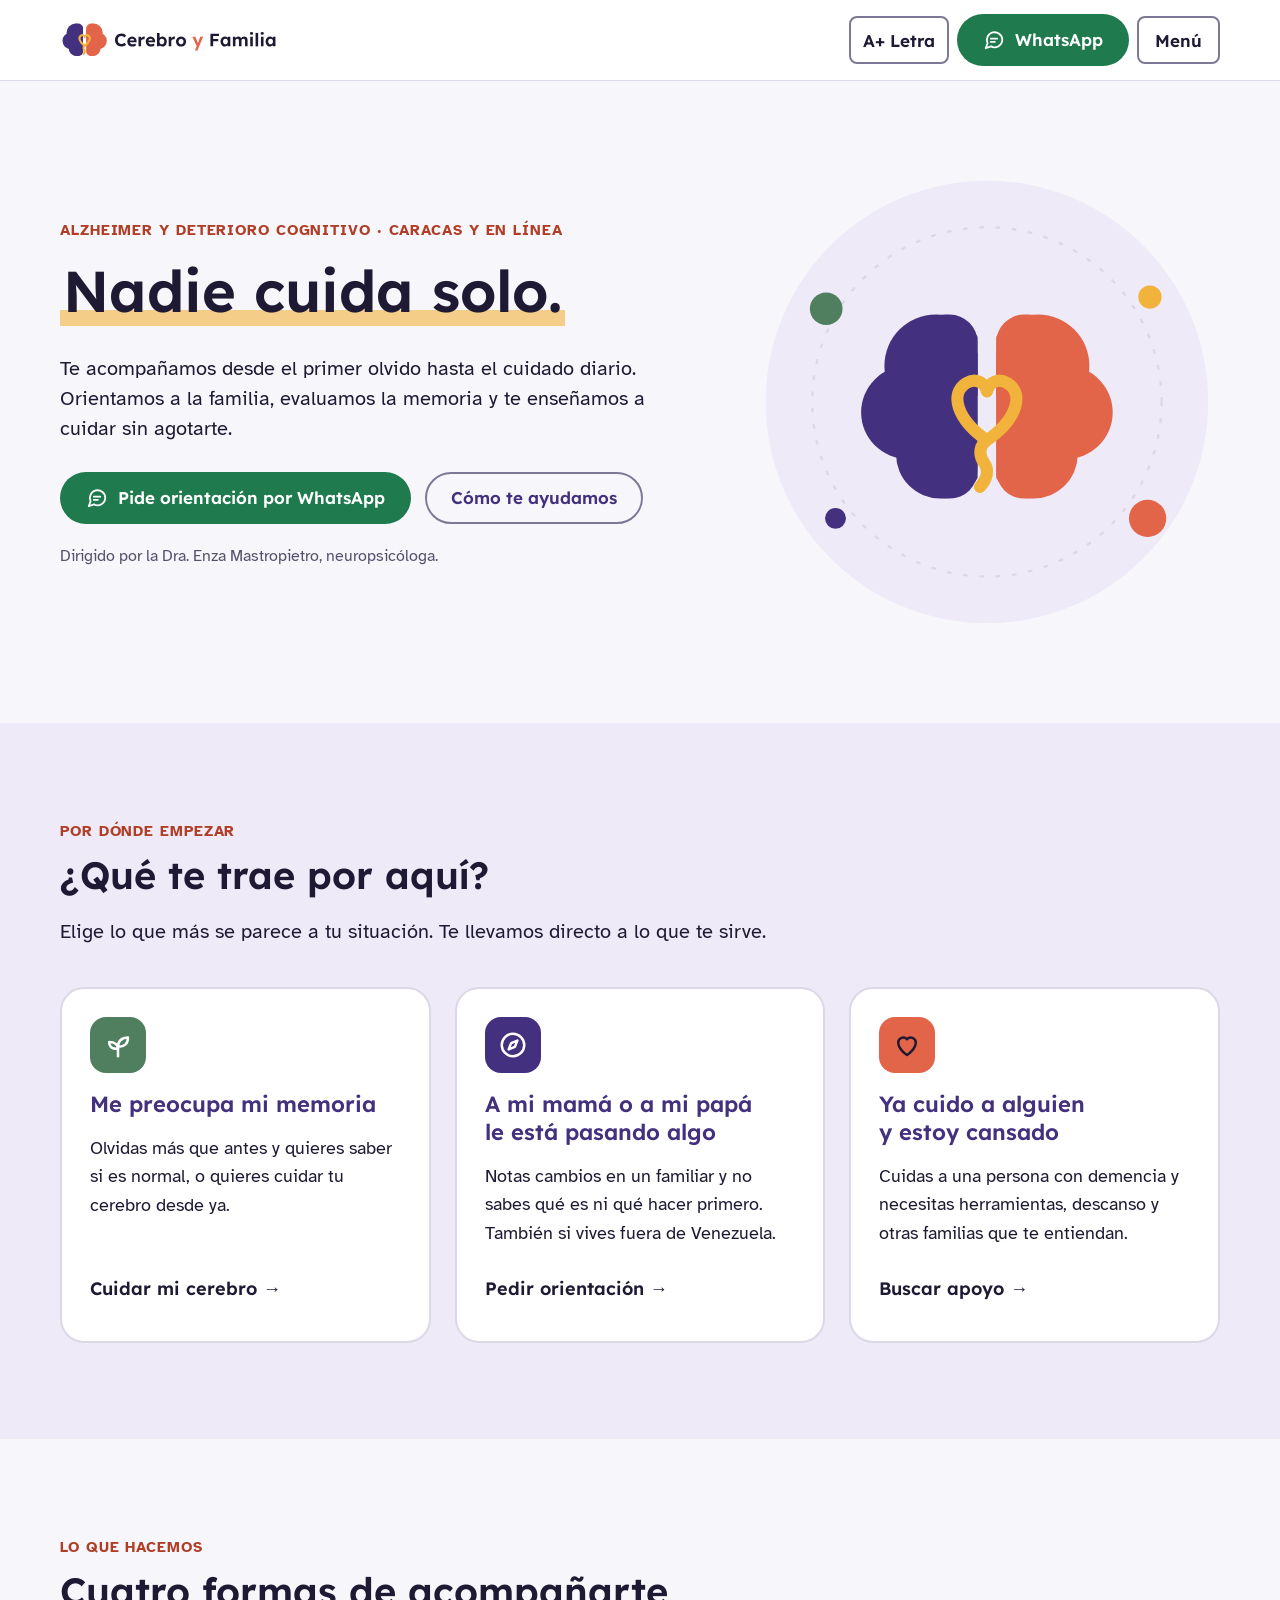
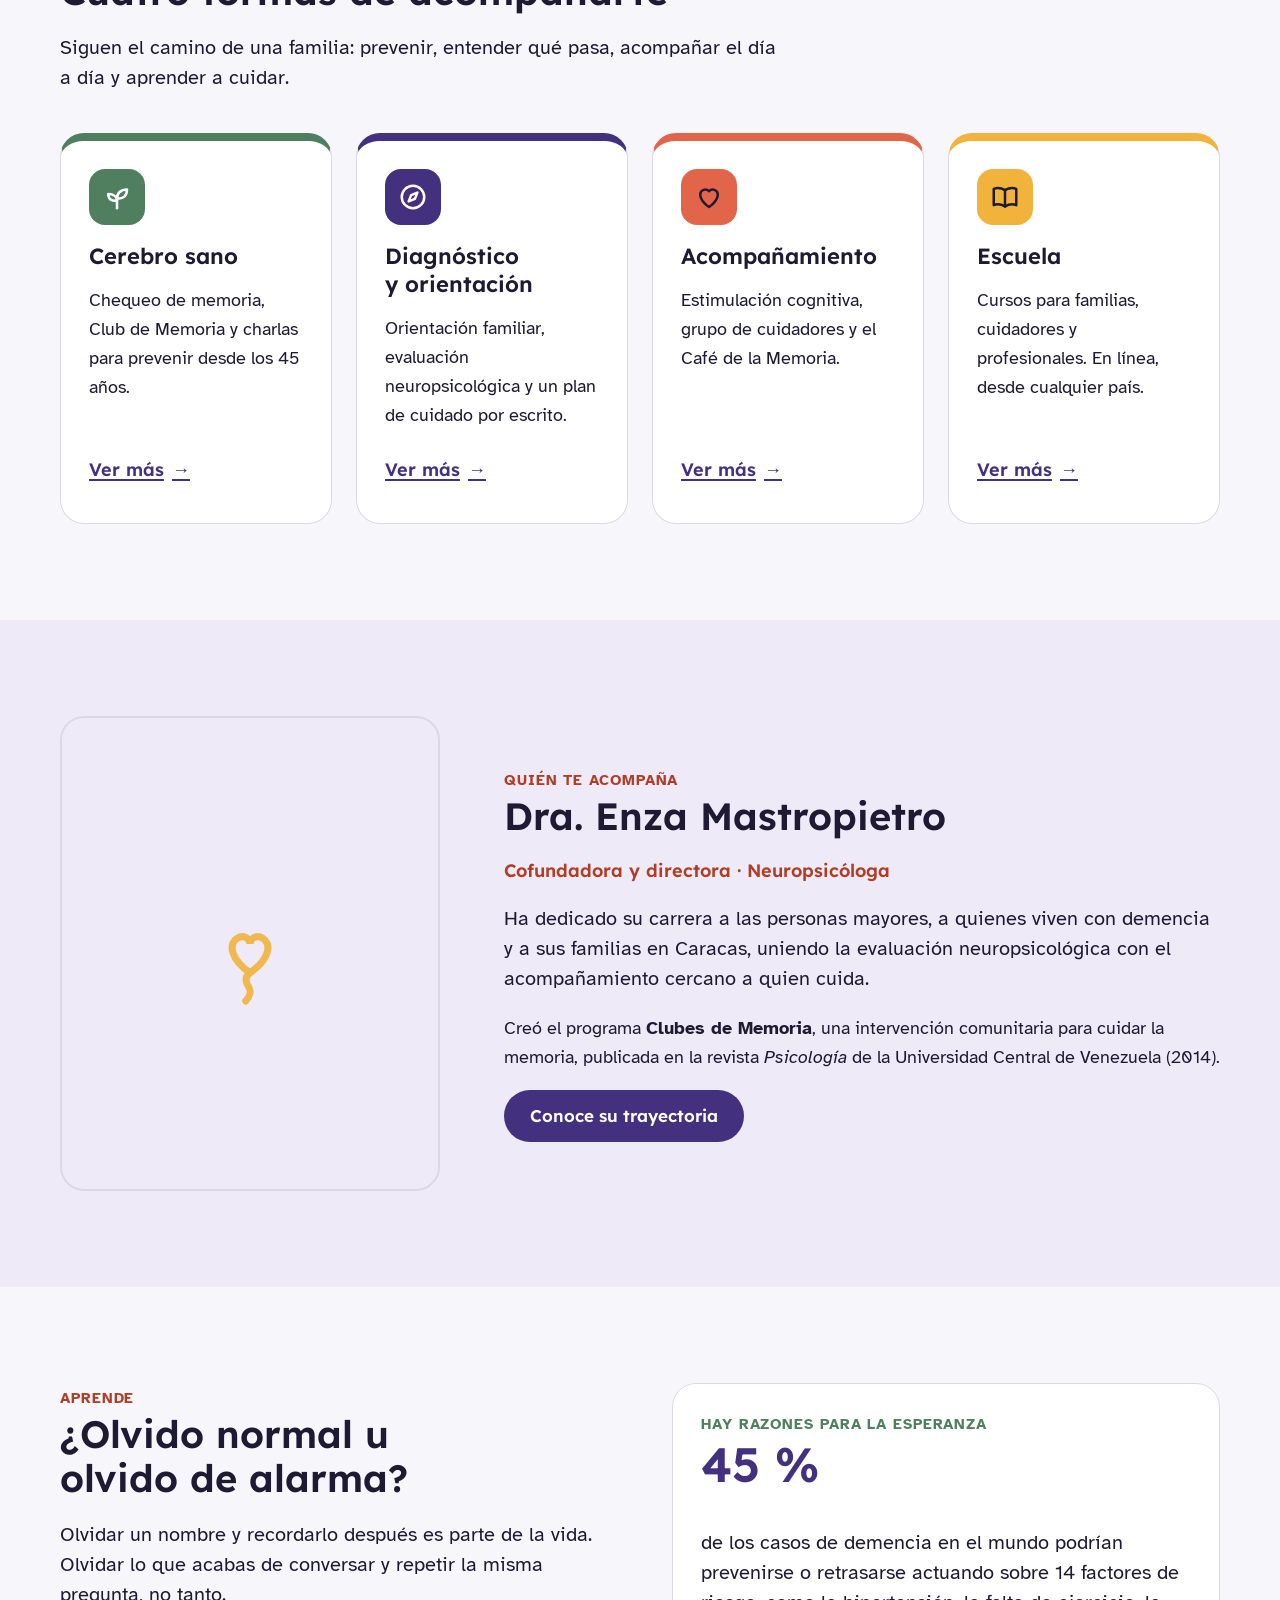
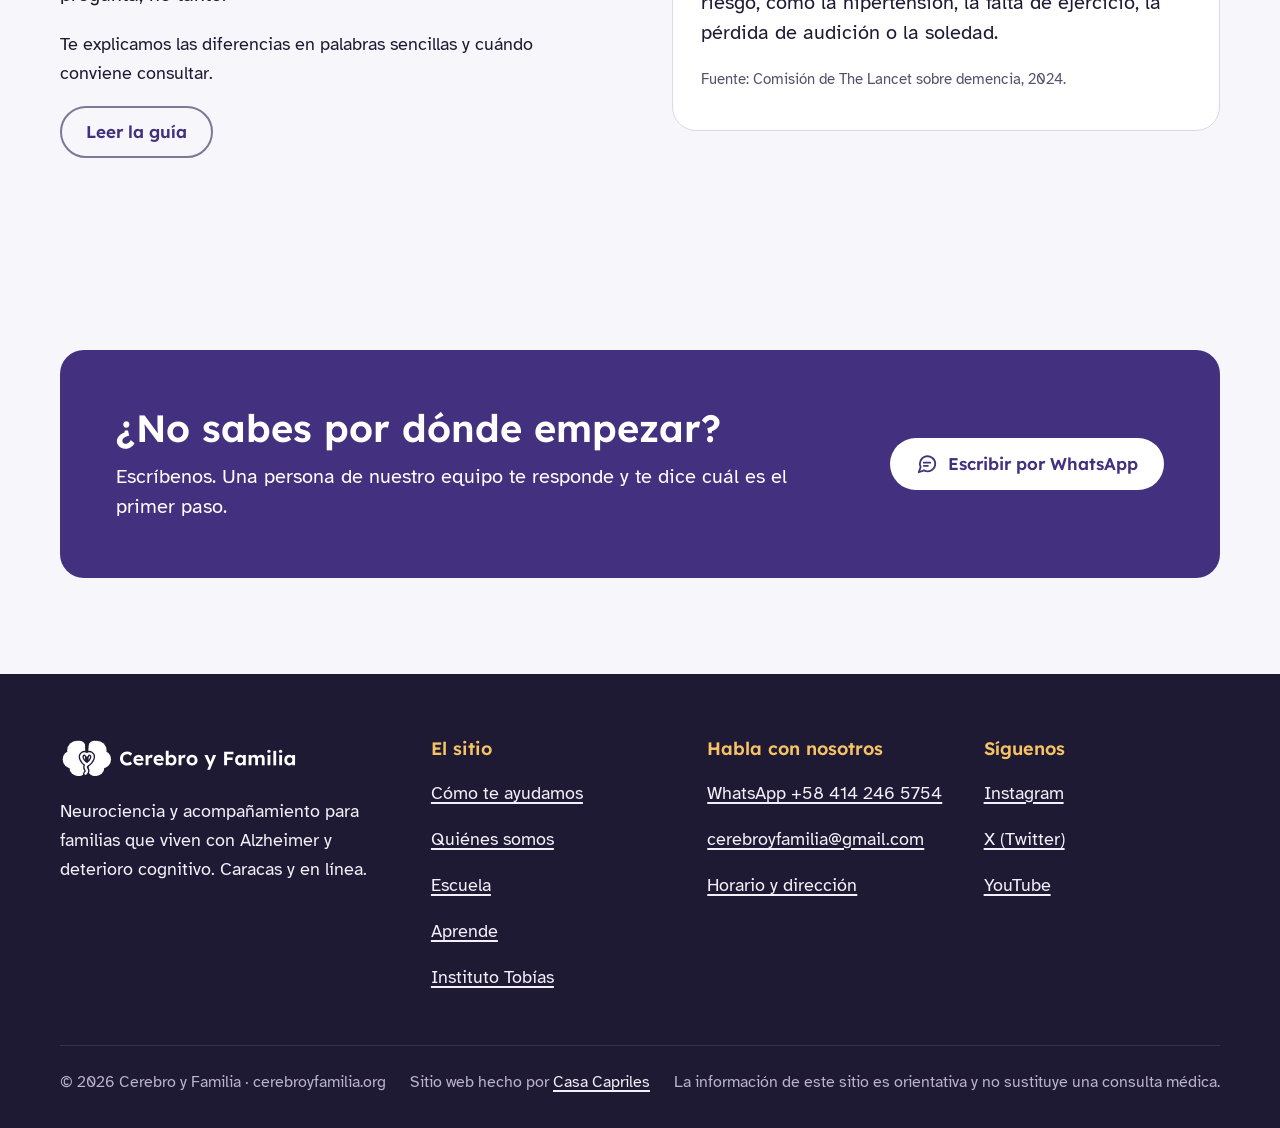
<file: index.html>
<!doctype html>
<html lang="es-VE">
<head>
<meta charset="utf-8">
<meta name="viewport" content="width=device-width, initial-scale=1">
<title>Cerebro y Familia · Nadie cuida solo</title>
<meta name="description" content="Neurociencia y acompañamiento para familias que viven con Alzheimer y deterioro cognitivo en Venezuela. Orientación, evaluación, grupos de cuidadores y escuela. Caracas y en línea.">
<meta name="theme-color" content="#43307E">
<meta property="og:title" content="Cerebro y Familia · Nadie cuida solo">
<meta property="og:description" content="Neurociencia y acompañamiento para familias que viven con Alzheimer y deterioro cognitivo en Venezuela. Orientación, evaluación, grupos de cuidadores y escuela. Caracas y en línea.">
<meta property="og:type" content="website">
<meta property="og:locale" content="es_VE">
<meta property="og:url" content="https://cerebroyfamilia.org/">
<meta property="og:image" content="https://cerebroyfamilia.org/assets/logos/cyf-avatar-violeta.png">
<link rel="canonical" href="https://cerebroyfamilia.org/">
<link rel="icon" href="assets/logos/cyf-simbolo-color.svg" type="image/svg+xml">
<link rel="preconnect" href="https://fonts.googleapis.com">
<link rel="preconnect" href="https://fonts.gstatic.com" crossorigin>
<link href="https://fonts.googleapis.com/css2?family=Atkinson+Hyperlegible:ital,wght@0,400;0,700;1,400&family=Lexend:wght@500;600;700&display=swap" rel="stylesheet">
<link rel="stylesheet" href="assets/estilos.css">

</head>
<body class="publicado">
<a class="saltar" href="#contenido">Saltar al contenido</a>

<header class="cabecera">
  <div class="contenedor cabecera__fila">
    <a class="logo" href="index.html" aria-label="Cerebro y Familia, ir al inicio">
      <picture>
        <source srcset="assets/logos/cyf-simbolo-color.svg" media="(max-width: 359px)">
        <source srcset="assets/logos/cyf-horizontal-negativo.svg" media="(prefers-color-scheme: dark)">
        <img src="assets/logos/cyf-horizontal-color.svg" alt="Cerebro y Familia" width="220" height="38">
      </picture>
    </a>
    <nav class="nav" id="menu-principal" aria-label="Menú principal">
      <a href="index.html" aria-current="page">Inicio</a>
      <a href="como-ayudamos.html">Cómo te ayudamos</a>
      <a href="quienes-somos.html">Quiénes somos</a>
      <a href="escuela.html">Escuela</a>
      <a href="aprende.html">Aprende</a>
      <a href="contacto.html">Contacto</a>
    </nav>
    <div class="herramientas">
      <button class="boton-letra" type="button" aria-pressed="false" title="Agrandar o achicar la letra de toda la página">A+ <span class="txt">Letra</span></button>
      <a class="boton boton--whatsapp" href="https://wa.me/584142465754" target="_blank" rel="noopener"><svg viewBox="0 0 24 24" fill="none" stroke="currentColor" stroke-width="2" stroke-linecap="round" stroke-linejoin="round" aria-hidden="true"><path d="M21 11.5a8.4 8.4 0 0 1-12.3 7.5L3 21l2-5.5A8.4 8.4 0 1 1 21 11.5Z"/><path d="M8.5 10.5h7M8.5 14h4.5"/></svg><span class="texto-corto">WhatsApp</span></a>
      <button class="boton-menu" type="button" aria-expanded="false" aria-controls="menu-principal">Menú</button>
    </div>
  </div>
</header>

<main id="contenido">
<section class="portada" aria-labelledby="titulo-portada">
  <div class="contenedor portada__rejilla">
    <div>
      <p class="etiqueta" style="color:var(--coral-texto)">Alzheimer y deterioro cognitivo · Caracas y en línea</p>
      <h1 id="titulo-portada"><span class="hilo">Nadie cuida solo.</span></h1>
      <p class="grande">Te acompañamos desde el primer olvido hasta el cuidado diario. Orientamos a la familia, evaluamos la memoria y te enseñamos a cuidar sin agotarte.</p>
      <div class="botones">
        <a class="boton boton--whatsapp" href="https://wa.me/584142465754" target="_blank" rel="noopener"><svg viewBox="0 0 24 24" fill="none" stroke="currentColor" stroke-width="2" stroke-linecap="round" stroke-linejoin="round" aria-hidden="true"><path d="M21 11.5a8.4 8.4 0 0 1-12.3 7.5L3 21l2-5.5A8.4 8.4 0 1 1 21 11.5Z"/><path d="M8.5 10.5h7M8.5 14h4.5"/></svg>Pide orientación por WhatsApp</a>
        <a class="boton boton--secundario" href="como-ayudamos.html">Cómo te ayudamos</a>
      </div>
      <p class="nota" style="margin-top:20px">Dirigido por la Dra. Enza Mastropietro, neuropsicóloga.</p>
    </div>
    <div class="portada__ilustracion" aria-hidden="true">
      <svg viewBox="0 0 400 400" role="presentation">
        <circle cx="200" cy="200" r="190" fill="var(--fondo-tinte)"/>
        <circle cx="200" cy="200" r="150" fill="none" stroke="var(--linea)" stroke-width="2" stroke-dasharray="4 10"/>
        <g transform="translate(80 105) scale(2)">
          <clipPath id="pi"><rect x="0" y="0" width="56" height="100"/></clipPath>
          <clipPath id="pd"><rect x="64" y="0" width="56" height="100"/></clipPath>
          <g fill="#43307E" clip-path="url(#pi)"><circle cx="38" cy="32" r="22"/><circle cx="26" cy="52" r="20"/><circle cx="40" cy="70" r="19"/><circle cx="52" cy="42" r="16"/><rect x="30" y="10" width="26" height="79" rx="12"/></g>
          <g fill="#E2654A" clip-path="url(#pd)"><circle cx="82" cy="32" r="22"/><circle cx="94" cy="52" r="20"/><circle cx="80" cy="70" r="19"/><circle cx="68" cy="42" r="16"/><rect x="64" y="10" width="26" height="79" rx="12"/></g>
          <path d="M60 64 C47 55 44 44 51 39.5 C55 37 59 39 60 43 C61 39 65 37 69 39.5 C76 44 73 55 60 64 C57 66 56 70 59 74 C61 77 60 81 57 84" fill="none" stroke="#F2B33D" stroke-width="5.2" stroke-linecap="round" stroke-linejoin="round"/>
        </g>
        <circle cx="62" cy="120" r="14" fill="var(--salvia)"/>
        <circle cx="340" cy="110" r="10" fill="var(--ambar)"/>
        <circle cx="338" cy="300" r="16" fill="var(--coral)"/>
        <circle cx="70" cy="300" r="9" fill="var(--violeta)"/>
      </svg>
    </div>
  </div>
</section>

<section class="seccion seccion--tinte" aria-labelledby="titulo-puertas">
  <div class="contenedor">
    <div class="intro">
      <span class="etiqueta">Por dónde empezar</span>
      <h2 id="titulo-puertas">¿Qué te trae por aquí?</h2>
      <p class="grande">Elige lo que más se parece a tu situación. Te llevamos directo a lo que te sirve.</p>
    </div>
    <div class="rejilla rejilla--3">
      <a class="tarjeta puerta" href="como-ayudamos.html#cerebro-sano">
        <div class="icono" style="background:var(--salvia);color:var(--sobre-salvia)"><svg viewBox="0 0 24 24" fill="none" stroke="currentColor" stroke-width="2" stroke-linecap="round" stroke-linejoin="round" aria-hidden="true"><path d="M12 21v-8"/><path d="M12 13c0-4 3-7 8-7 0 5-3 8-8 7Z"/><path d="M12 15c0-3-2.5-5.5-7-5.5 0 4 2.5 6 7 5.5Z"/></svg></div>
        <h3>Me preocupa mi memoria</h3>
        <p>Olvidas más que antes y quieres saber si es normal, o quieres cuidar tu cerebro desde ya.</p>
        <span class="enlace-flecha">Cuidar mi cerebro →</span>
      </a>
      <a class="tarjeta puerta" href="como-ayudamos.html#diagnostico">
        <div class="icono" style="background:var(--violeta);color:var(--sobre-violeta)"><svg viewBox="0 0 24 24" fill="none" stroke="currentColor" stroke-width="2" stroke-linecap="round" stroke-linejoin="round" aria-hidden="true"><circle cx="12" cy="12" r="9"/><path d="m15.5 8.5-2 5-5 2 2-5 5-2Z"/></svg></div>
        <h3>A mi mamá o a mi papá le está pasando algo</h3>
        <p>Notas cambios en un familiar y no sabes qué es ni qué hacer primero. También si vives fuera de Venezuela.</p>
        <span class="enlace-flecha">Pedir orientación →</span>
      </a>
      <a class="tarjeta puerta" href="como-ayudamos.html#acompanamiento">
        <div class="icono" style="background:var(--coral);color:var(--sobre-coral)"><svg viewBox="0 0 24 24" fill="none" stroke="currentColor" stroke-width="2" stroke-linecap="round" stroke-linejoin="round" aria-hidden="true"><path d="M12 20s-7-4.4-7-10a4 4 0 0 1 7-2.6A4 4 0 0 1 19 10c0 5.6-7 10-7 10Z"/></svg></div>
        <h3>Ya cuido a alguien y estoy cansado</h3>
        <p>Cuidas a una persona con demencia y necesitas herramientas, descanso y otras familias que te entiendan.</p>
        <span class="enlace-flecha">Buscar apoyo →</span>
      </a>
    </div>
  </div>
</section>

<section class="seccion" aria-labelledby="titulo-lineas">
  <div class="contenedor">
    <div class="intro">
      <span class="etiqueta">Lo que hacemos</span>
      <h2 id="titulo-lineas">Cuatro formas de acompañarte</h2>
      <p class="grande">Siguen el camino de una familia: prevenir, entender qué pasa, acompañar el día a día y aprender a cuidar.</p>
    </div>
    <div class="rejilla rejilla--4">
      <article class="tarjeta linea linea--sano">
        <div class="icono"><svg viewBox="0 0 24 24" fill="none" stroke="currentColor" stroke-width="2" stroke-linecap="round" stroke-linejoin="round" aria-hidden="true"><path d="M12 21v-8"/><path d="M12 13c0-4 3-7 8-7 0 5-3 8-8 7Z"/><path d="M12 15c0-3-2.5-5.5-7-5.5 0 4 2.5 6 7 5.5Z"/></svg></div>
        <h3>Cerebro sano</h3>
        <p>Chequeo de memoria, Club de Memoria y charlas para prevenir desde los 45 años.</p>
        <a class="enlace-flecha" href="como-ayudamos.html#cerebro-sano">Ver más <span class="visualmente-oculto">sobre Cerebro sano</span> →</a>
      </article>
      <article class="tarjeta linea linea--diag">
        <div class="icono"><svg viewBox="0 0 24 24" fill="none" stroke="currentColor" stroke-width="2" stroke-linecap="round" stroke-linejoin="round" aria-hidden="true"><circle cx="12" cy="12" r="9"/><path d="m15.5 8.5-2 5-5 2 2-5 5-2Z"/></svg></div>
        <h3>Diagnóstico y orientación</h3>
        <p>Orientación familiar, evaluación neuropsicológica y un plan de cuidado por escrito.</p>
        <a class="enlace-flecha" href="como-ayudamos.html#diagnostico">Ver más <span class="visualmente-oculto">sobre Diagnóstico y orientación</span> →</a>
      </article>
      <article class="tarjeta linea linea--acomp">
        <div class="icono"><svg viewBox="0 0 24 24" fill="none" stroke="currentColor" stroke-width="2" stroke-linecap="round" stroke-linejoin="round" aria-hidden="true"><path d="M12 20s-7-4.4-7-10a4 4 0 0 1 7-2.6A4 4 0 0 1 19 10c0 5.6-7 10-7 10Z"/></svg></div>
        <h3>Acompañamiento</h3>
        <p>Estimulación cognitiva, grupo de cuidadores y el Café de la Memoria.</p>
        <a class="enlace-flecha" href="como-ayudamos.html#acompanamiento">Ver más <span class="visualmente-oculto">sobre Acompañamiento</span> →</a>
      </article>
      <article class="tarjeta linea linea--escuela">
        <div class="icono"><svg viewBox="0 0 24 24" fill="none" stroke="currentColor" stroke-width="2" stroke-linecap="round" stroke-linejoin="round" aria-hidden="true"><path d="M3 5.5C5.5 4.5 8.5 4.5 12 6.5c3.5-2 6.5-2 9-1v13c-2.5-1-5.5-1-9 1-3.5-2-6.5-2-9-1Z"/><path d="M12 6.5v13"/></svg></div>
        <h3>Escuela</h3>
        <p>Cursos para familias, cuidadores y profesionales. En línea, desde cualquier país.</p>
        <a class="enlace-flecha" href="escuela.html">Ver más <span class="visualmente-oculto">sobre la Escuela</span> →</a>
      </article>
    </div>
  </div>
</section>

<section class="seccion seccion--tinte" aria-labelledby="titulo-directora">
  <div class="contenedor directora">
    <div class="retrato">
      <svg class="retrato__marco" viewBox="0 4 120 92" aria-hidden="true"><path d="M60 64 C47 55 44 44 51 39.5 C55 37 59 39 60 43 C61 39 65 37 69 39.5 C76 44 73 55 60 64 C57 66 56 70 59 74 C61 77 60 81 57 84" fill="none" stroke="#F2B33D" stroke-width="5" stroke-linecap="round"/></svg>
      <p class="pendiente">Foto de la Dra. Enza Mastropietro. Retrato vertical 4:5, luz natural, sonriendo, idealmente conversando con una familia.</p>
    </div>
    <div>
      <span class="etiqueta" style="color:var(--coral-texto)">Quién te acompaña</span>
      <h2 id="titulo-directora">Dra. Enza Mastropietro</h2>
      <p class="cargo">Cofundadora y directora · Neuropsicóloga</p>
      <p class="grande">Ha dedicado su carrera a las personas mayores, a quienes viven con demencia y a sus familias en Caracas, uniendo la evaluación neuropsicológica con el acompañamiento cercano a quien cuida.</p>
      <p>Creó el programa <strong>Clubes de Memoria</strong>, una intervención comunitaria para cuidar la memoria, publicada en la revista <em>Psicología</em> de la Universidad Central de Venezuela (2014).</p>
      <blockquote class="cita"><p class="pendiente">«Cuando una persona empieza a olvidar, toda la familia necesita ayuda. Para eso estamos.» (frase sugerida: la Dra. Enza debe aprobarla o escribir la suya)</p></blockquote>
      <a class="boton boton--principal" href="quienes-somos.html#directora">Conoce su trayectoria</a>
    </div>
  </div>
</section>

<section class="seccion" aria-labelledby="titulo-aprende">
  <div class="contenedor dos-col">
    <div>
      <span class="etiqueta" style="color:var(--coral-texto)">Aprende</span>
      <h2 id="titulo-aprende">¿Olvido normal u olvido de alarma?</h2>
      <p class="grande">Olvidar un nombre y recordarlo después es parte de la vida. Olvidar lo que acabas de conversar y repetir la misma pregunta, no tanto.</p>
      <p>Te explicamos las diferencias en palabras sencillas y cuándo conviene consultar.</p>
      <a class="boton boton--secundario" href="aprende.html">Leer la guía</a>
    </div>
    <div class="tarjeta">
      <span class="etiqueta" style="color:var(--salvia)">Hay razones para la esperanza</span>
      <p class="cifra">45 %</p>
      <p class="grande">de los casos de demencia en el mundo podrían prevenirse o retrasarse actuando sobre 14 factores de riesgo, como la hipertensión, la falta de ejercicio, la pérdida de audición o la soledad.</p>
      <p class="fuente">Fuente: Comisión de The Lancet sobre demencia, 2024.</p>
    </div>
  </div>
</section>

<section class="seccion seccion--tinte solo-vista-previa" aria-labelledby="titulo-agenda">
  <div class="contenedor">
    <div class="intro">
      <span class="etiqueta">Agenda</span>
      <h2 id="titulo-agenda">Próximas actividades</h2>
    </div>
    <div class="rejilla rejilla--3">
      <article class="tarjeta linea linea--acomp">
        <span class="chip">Acompañamiento</span>
        <h3 style="margin-top:12px">Taller de comunicación para cuidadores</h3>
        <p class="pendiente">Fecha, hora, lugar y cupos.</p>
        <a class="enlace-flecha" href="contacto.html">Quiero participar →</a>
      </article>
      <article class="tarjeta linea linea--sano">
        <span class="chip">Cerebro sano</span>
        <h3 style="margin-top:12px">Club de Memoria, nuevo grupo</h3>
        <p class="pendiente">Fecha de inicio y modalidad (presencial o en línea).</p>
        <a class="enlace-flecha" href="contacto.html">Ver fechas →</a>
      </article>
      <article class="tarjeta linea linea--escuela">
        <span class="chip">Escuela</span>
        <h3 style="margin-top:12px">Escuela de cuidadores</h3>
        <p class="pendiente">Fecha de la próxima cohorte.</p>
        <a class="enlace-flecha" href="escuela.html">Ver el programa →</a>
      </article>
    </div>
  </div>
</section>

<section class="seccion" aria-labelledby="titulo-cta">
  <div class="contenedor">
    <div class="banda seccion--violeta">
      <div>
        <h2 id="titulo-cta">¿No sabes por dónde empezar?</h2>
        <p class="grande">Escríbenos. Una persona de nuestro equipo te responde y te dice cuál es el primer paso.</p>
        <p class="pendiente" style="margin-top:12px;color:var(--sobre-violeta)">Horario de atención y tiempo de respuesta prometido (propuesta: lunes a viernes de 9 a. m. a 5 p. m., respuesta en un día hábil).</p>
      </div>
      <a class="boton boton--claro" href="https://wa.me/584142465754" target="_blank" rel="noopener"><svg viewBox="0 0 24 24" fill="none" stroke="currentColor" stroke-width="2" stroke-linecap="round" stroke-linejoin="round" aria-hidden="true"><path d="M21 11.5a8.4 8.4 0 0 1-12.3 7.5L3 21l2-5.5A8.4 8.4 0 1 1 21 11.5Z"/><path d="M8.5 10.5h7M8.5 14h4.5"/></svg>Escribir por WhatsApp</a>
    </div>
  </div>
</section>

</main>

<footer class="pie">
  <div class="contenedor">
    <div class="pie__rejilla">
      <div>
        <div class="pie__logo"><img src="assets/logos/cyf-horizontal-blanco.svg" alt="Cerebro y Familia" width="240" height="41"></div>
        <p>Neurociencia y acompañamiento para familias que viven con Alzheimer y deterioro cognitivo. Caracas y en línea.</p>
      </div>
      <div>
        <h2>El sitio</h2>
        <ul>
          <li><a href="como-ayudamos.html">Cómo te ayudamos</a></li>
          <li><a href="quienes-somos.html">Quiénes somos</a></li>
          <li><a href="escuela.html">Escuela</a></li>
          <li><a href="aprende.html">Aprende</a></li>
          <li><a href="instituto-tobias.html">Instituto Tobías</a></li>
        </ul>
      </div>
      <div>
        <h2>Habla con nosotros</h2>
        <ul>
          <li><a href="https://wa.me/584142465754" target="_blank" rel="noopener">WhatsApp +58 414 246 5754</a></li>
          <li><a href="mailto:cerebroyfamilia@gmail.com">cerebroyfamilia@gmail.com</a></li>
          <li><a href="contacto.html">Horario y dirección</a></li>
        </ul>
      </div>
      <div>
        <h2>Síguenos</h2>
        <ul>
          <li><a href="https://www.instagram.com/instituto.tobias/" target="_blank" rel="noopener">Instagram</a></li>
          <li><a href="https://x.com/TobiasInstituto" target="_blank" rel="noopener">X (Twitter)</a></li>
          <li><a href="https://www.youtube.com/results?search_query=Instituto+Tob%C3%ADas" target="_blank" rel="noopener">YouTube</a></li>
        </ul>
      </div>
    </div>
    <div class="pie__base">
      <p>© 2026 Cerebro y Familia · cerebroyfamilia.org</p>
      <p>Sitio web hecho por <a href="https://casacapriles.com" target="_blank" rel="noopener">Casa Capriles</a></p>
      <p>La información de este sitio es orientativa y no sustituye una consulta médica.</p>
    </div>
  </div>
</footer>
<script src="assets/sitio.js" defer></script>
</body>
</html>
</file>
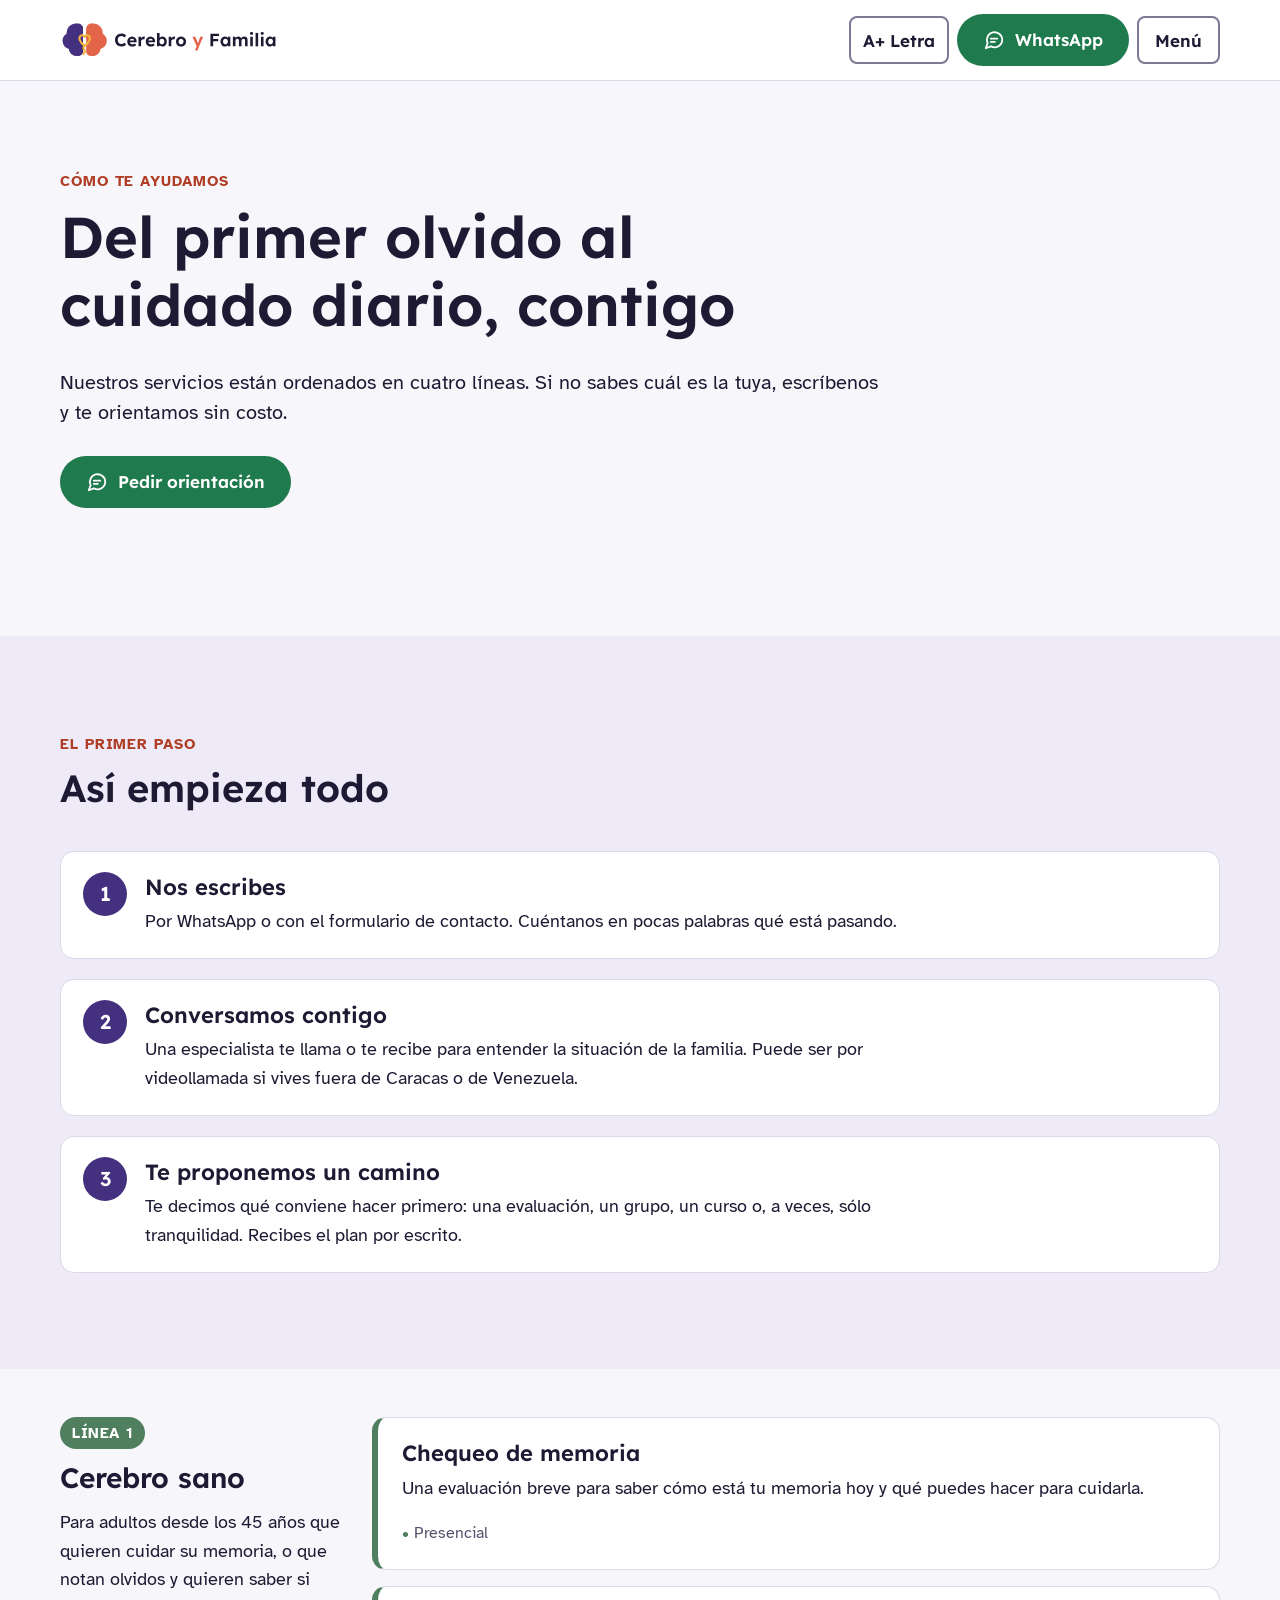
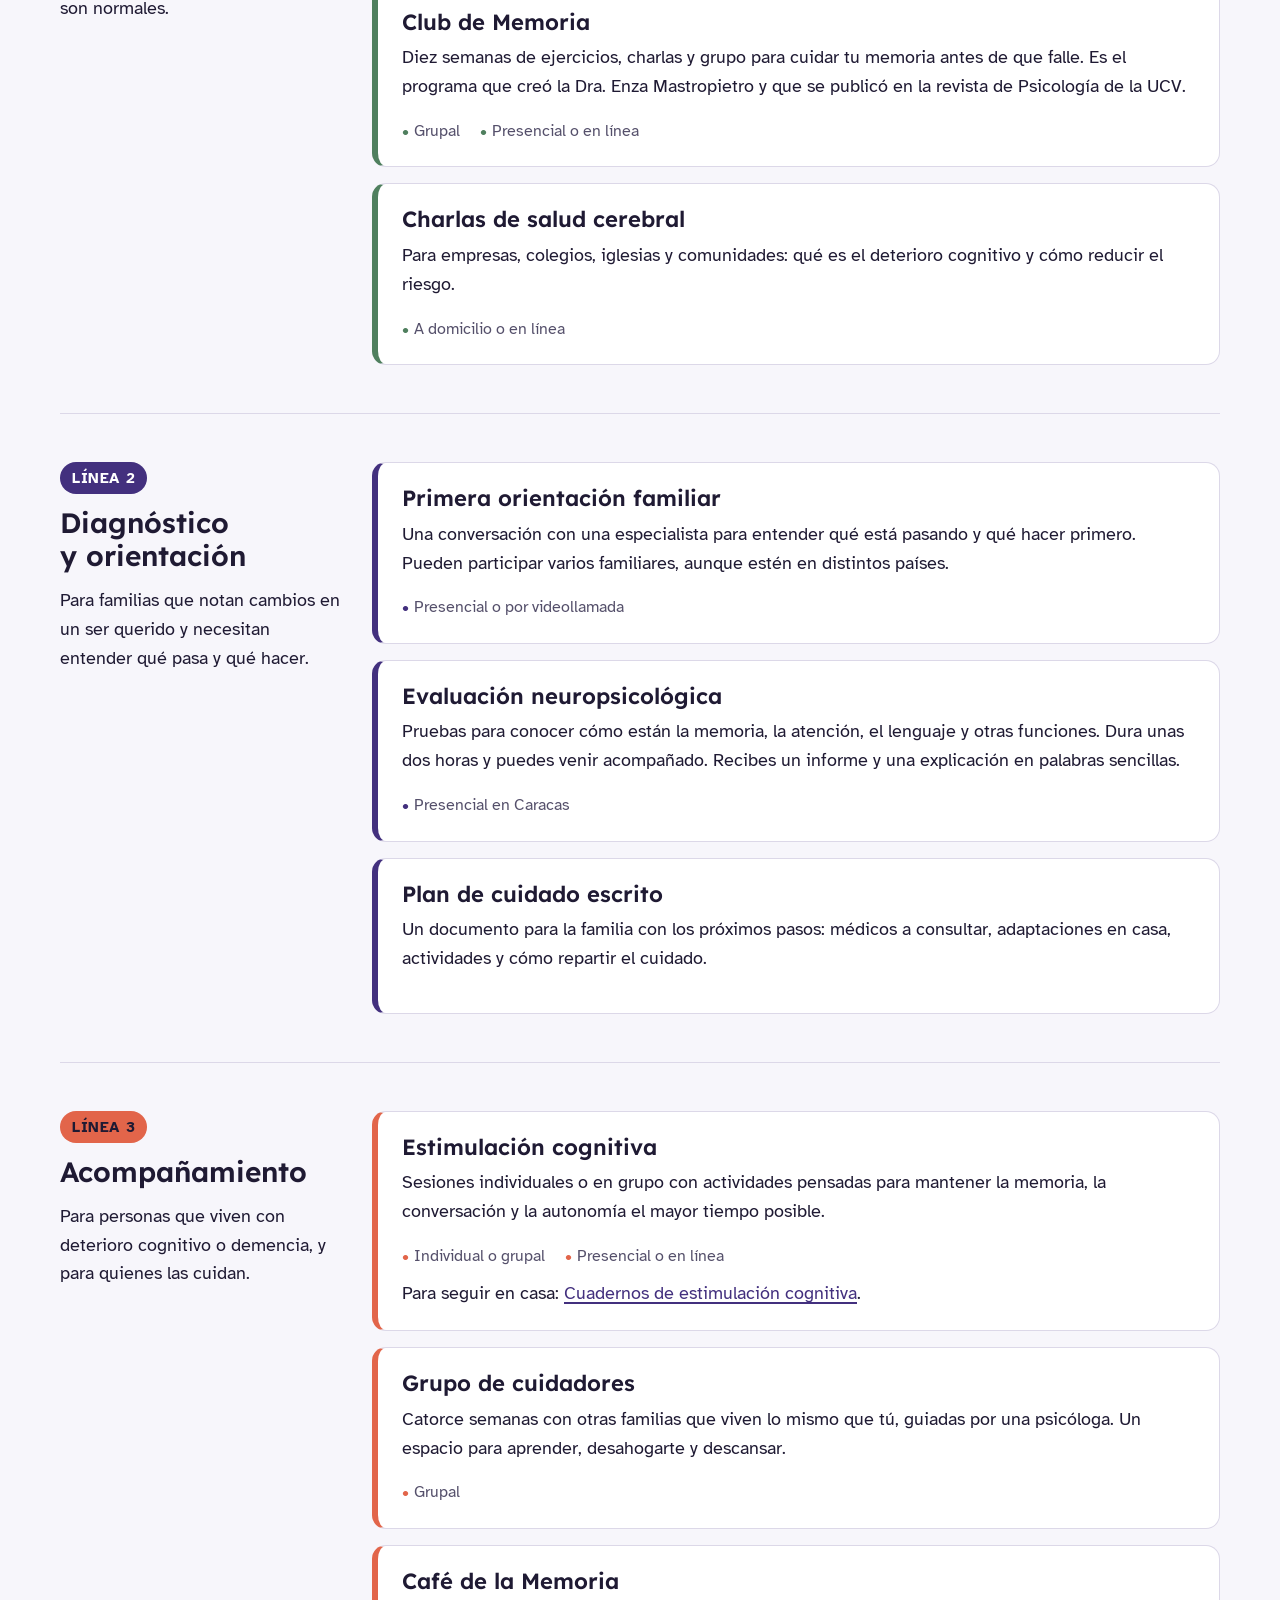
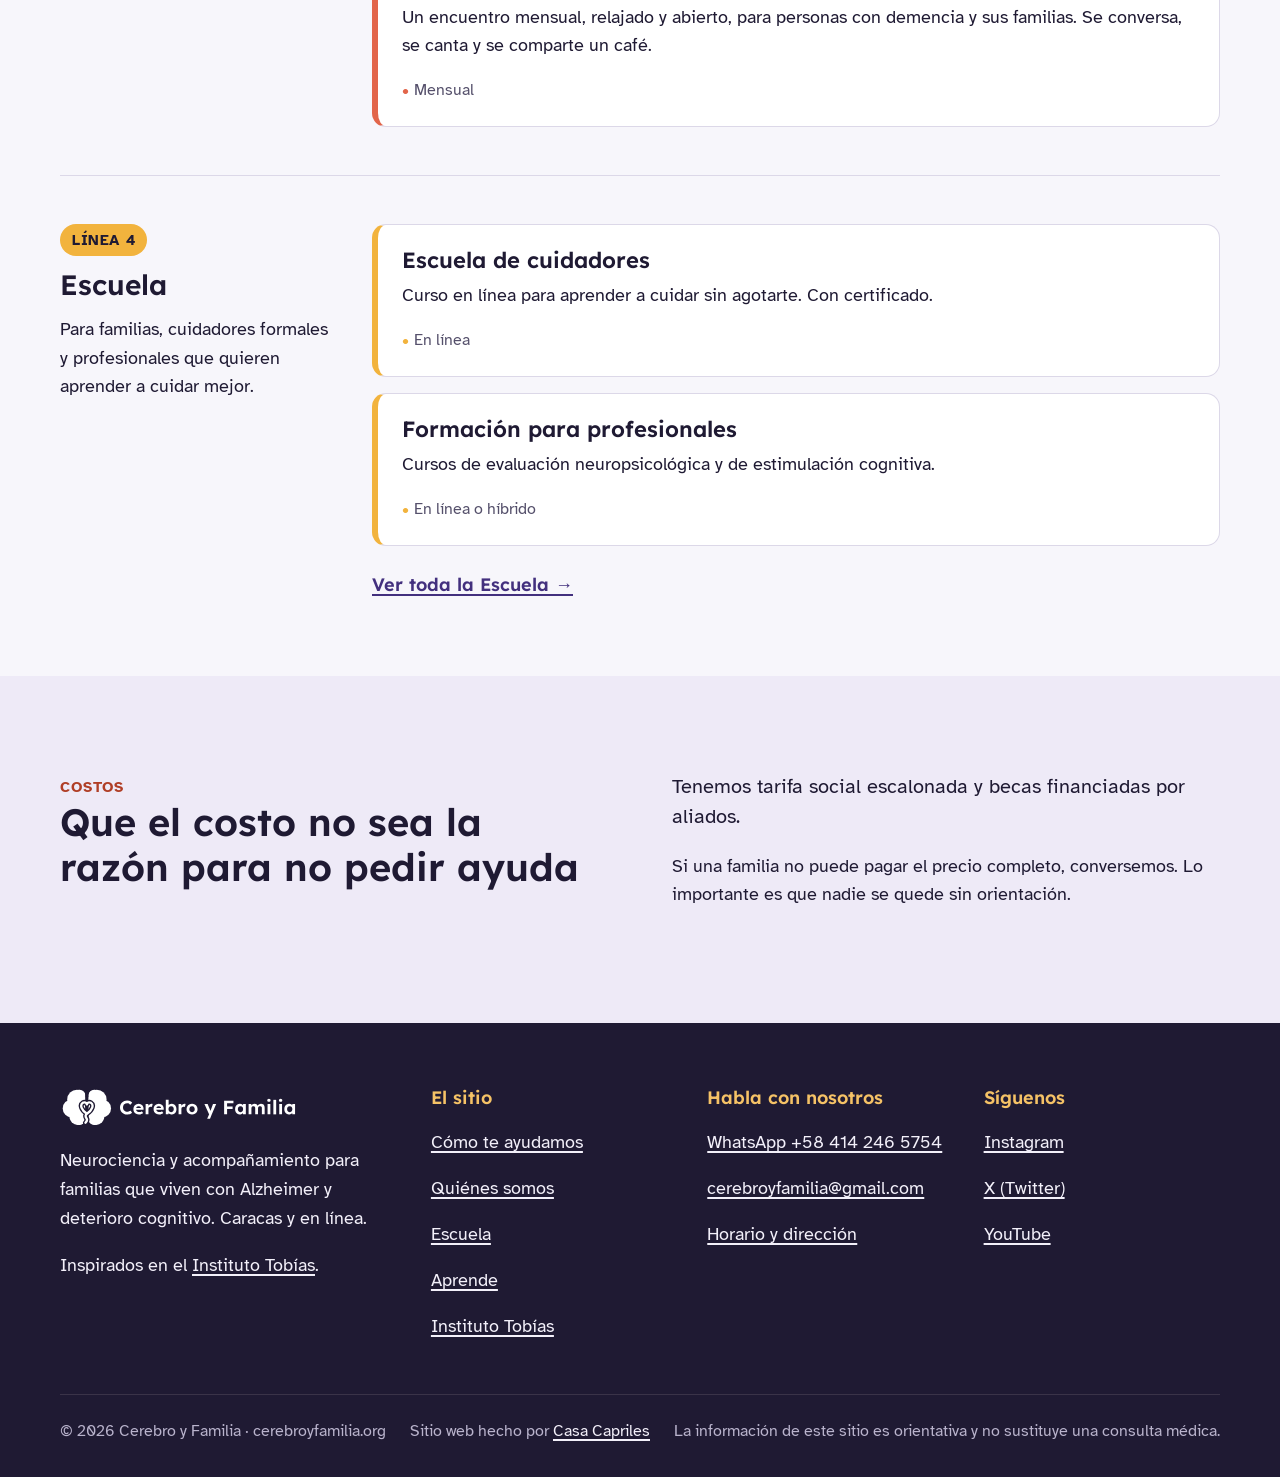
<file: como-ayudamos.html>
<!doctype html>
<html lang="es-VE">
<head>
<meta charset="utf-8">
<meta name="viewport" content="width=device-width, initial-scale=1">
<title>Cómo te ayudamos · Cerebro y Familia</title>
<meta name="description" content="Chequeo de memoria, Club de Memoria, orientación familiar, evaluación neuropsicológica, estimulación cognitiva, grupo de cuidadores y Café de la Memoria. Caracas y en línea.">
<meta name="theme-color" content="#43307E">
<meta property="og:title" content="Cómo te ayudamos · Cerebro y Familia">
<meta property="og:description" content="Chequeo de memoria, Club de Memoria, orientación familiar, evaluación neuropsicológica, estimulación cognitiva, grupo de cuidadores y Café de la Memoria. Caracas y en línea.">
<meta property="og:type" content="website">
<meta property="og:locale" content="es_VE">
<meta property="og:url" content="https://cerebroyfamilia.org/como-ayudamos.html">
<meta property="og:image" content="https://cerebroyfamilia.org/assets/logos/cyf-avatar-violeta.png">
<link rel="canonical" href="https://cerebroyfamilia.org/como-ayudamos.html">
<link rel="icon" href="assets/logos/cyf-simbolo-color.svg" type="image/svg+xml">
<link rel="preconnect" href="https://fonts.googleapis.com">
<link rel="preconnect" href="https://fonts.gstatic.com" crossorigin>
<link href="https://fonts.googleapis.com/css2?family=Atkinson+Hyperlegible:ital,wght@0,400;0,700;1,400&family=Lexend:wght@500;600;700&display=swap" rel="stylesheet">
<link rel="stylesheet" href="assets/estilos.css">

</head>
<body class="publicado">
<a class="saltar" href="#contenido">Saltar al contenido</a>

<header class="cabecera">
  <div class="contenedor cabecera__fila">
    <a class="logo" href="index.html" aria-label="Cerebro y Familia, ir al inicio">
      <picture>
        <source srcset="assets/logos/cyf-simbolo-color.svg" media="(max-width: 359px)">
        <source srcset="assets/logos/cyf-horizontal-negativo.svg" media="(prefers-color-scheme: dark)">
        <img src="assets/logos/cyf-horizontal-color.svg" alt="Cerebro y Familia" width="220" height="38">
      </picture>
    </a>
    <nav class="nav" id="menu-principal" aria-label="Menú principal">
      <a href="index.html">Inicio</a>
      <a href="como-ayudamos.html" aria-current="page">Cómo te ayudamos</a>
      <a href="quienes-somos.html">Quiénes somos</a>
      <a href="escuela.html">Escuela</a>
      <a href="aprende.html">Aprende</a>
      <a href="contacto.html">Contacto</a>
    </nav>
    <div class="herramientas">
      <button class="boton-letra" type="button" aria-pressed="false" title="Agrandar o achicar la letra de toda la página">A+ <span class="txt">Letra</span></button>
      <a class="boton boton--whatsapp" href="https://wa.me/584142465754" target="_blank" rel="noopener"><svg viewBox="0 0 24 24" fill="none" stroke="currentColor" stroke-width="2" stroke-linecap="round" stroke-linejoin="round" aria-hidden="true"><path d="M21 11.5a8.4 8.4 0 0 1-12.3 7.5L3 21l2-5.5A8.4 8.4 0 1 1 21 11.5Z"/><path d="M8.5 10.5h7M8.5 14h4.5"/></svg><span class="texto-corto">WhatsApp</span></a>
      <button class="boton-menu" type="button" aria-expanded="false" aria-controls="menu-principal">Menú</button>
    </div>
  </div>
</header>

<main id="contenido">
<section class="portada" aria-labelledby="titulo-ca">
  <div class="contenedor">
    <div class="intro" style="max-width:820px">
      <span class="etiqueta">Cómo te ayudamos</span>
      <h1 id="titulo-ca">Del primer olvido al cuidado diario, contigo</h1>
      <p class="grande">Nuestros servicios están ordenados en cuatro líneas. Si no sabes cuál es la tuya, escríbenos y te orientamos sin costo.</p>
      <div class="botones">
        <a class="boton boton--whatsapp" href="https://wa.me/584142465754" target="_blank" rel="noopener"><svg viewBox="0 0 24 24" fill="none" stroke="currentColor" stroke-width="2" stroke-linecap="round" stroke-linejoin="round" aria-hidden="true"><path d="M21 11.5a8.4 8.4 0 0 1-12.3 7.5L3 21l2-5.5A8.4 8.4 0 1 1 21 11.5Z"/><path d="M8.5 10.5h7M8.5 14h4.5"/></svg>Pedir orientación</a>
      </div>
    </div>
  </div>
</section>

<section class="seccion seccion--tinte" aria-labelledby="titulo-primer-paso">
  <div class="contenedor">
    <div class="intro">
      <span class="etiqueta">El primer paso</span>
      <h2 id="titulo-primer-paso">Así empieza todo</h2>
    </div>
    <ol class="pasos">
      <li><h3>Nos escribes</h3><p>Por WhatsApp o con el formulario de contacto. Cuéntanos en pocas palabras qué está pasando.</p></li>
      <li><h3>Conversamos contigo</h3><p>Una especialista te llama o te recibe para entender la situación de la familia. Puede ser por videollamada si vives fuera de Caracas o de Venezuela.</p></li>
      <li><h3>Te proponemos un camino</h3><p>Te decimos qué conviene hacer primero: una evaluación, un grupo, un curso o, a veces, sólo tranquilidad. Recibes el plan por escrito.</p></li>
    </ol>
    <p class="pendiente" style="margin-top:20px">Confirmar si la primera conversación de orientación es gratuita o tiene costo, y su duración.</p>
  </div>
</section>

<div class="contenedor">

  <section class="programa linea--sano" id="cerebro-sano" aria-labelledby="t-sano">
    <div class="programa__lado">
      <span class="chip">Línea 1</span>
      <h2 id="t-sano">Cerebro sano</h2>
      <p>Para adultos desde los 45 años que quieren cuidar su memoria, o que notan olvidos y quieren saber si son normales.</p>
    </div>
    <div class="items">
      <article class="item"><h3>Chequeo de memoria</h3><p>Una evaluación breve para saber cómo está tu memoria hoy y qué puedes hacer para cuidarla.</p><p class="datos"><span>Presencial</span><span class="pendiente">Duración y precio</span></p></article>
      <article class="item"><h3>Club de Memoria</h3><p>Diez semanas de ejercicios, charlas y grupo para cuidar tu memoria antes de que falle. Es el programa que creó la Dra. Enza Mastropietro y que se publicó en la revista de Psicología de la UCV.</p><p class="datos"><span>Grupal</span><span>Presencial o en línea</span><span class="pendiente">Próxima fecha</span></p></article>
      <article class="item"><h3>Charlas de salud cerebral</h3><p>Para empresas, colegios, iglesias y comunidades: qué es el deterioro cognitivo y cómo reducir el riesgo.</p><p class="datos"><span>A domicilio o en línea</span></p></article>
    </div>
  </section>

  <section class="programa linea--diag" id="diagnostico" aria-labelledby="t-diag">
    <div class="programa__lado">
      <span class="chip">Línea 2</span>
      <h2 id="t-diag">Diagnóstico y orientación</h2>
      <p>Para familias que notan cambios en un ser querido y necesitan entender qué pasa y qué hacer.</p>
    </div>
    <div class="items">
      <article class="item"><h3>Primera orientación familiar</h3><p>Una conversación con una especialista para entender qué está pasando y qué hacer primero. Pueden participar varios familiares, aunque estén en distintos países.</p><p class="datos"><span>Presencial o por videollamada</span></p></article>
      <article class="item"><h3>Evaluación neuropsicológica</h3><p>Pruebas para conocer cómo están la memoria, la atención, el lenguaje y otras funciones. Dura unas dos horas y puedes venir acompañado. Recibes un informe y una explicación en palabras sencillas.</p><p class="datos"><span>Presencial en Caracas</span><span class="pendiente">Precio y tarifa social</span></p></article>
      <article class="item"><h3>Plan de cuidado escrito</h3><p>Un documento para la familia con los próximos pasos: médicos a consultar, adaptaciones en casa, actividades y cómo repartir el cuidado.</p></article>
    </div>
  </section>

  <section class="programa linea--acomp" id="acompanamiento" aria-labelledby="t-acomp">
    <div class="programa__lado">
      <span class="chip">Línea 3</span>
      <h2 id="t-acomp">Acompañamiento</h2>
      <p>Para personas que viven con deterioro cognitivo o demencia, y para quienes las cuidan.</p>
    </div>
    <div class="items">
      <article class="item"><h3>Estimulación cognitiva</h3><p>Sesiones individuales o en grupo con actividades pensadas para mantener la memoria, la conversación y la autonomía el mayor tiempo posible.</p><p class="datos"><span>Individual o grupal</span><span>Presencial o en línea</span></p><p style="margin:10px 0 0">Para seguir en casa: <a href="aprende.html#cuadernos">Cuadernos de estimulación cognitiva</a>.</p></article>
      <article class="item"><h3>Grupo de cuidadores</h3><p>Catorce semanas con otras familias que viven lo mismo que tú, guiadas por una psicóloga. Un espacio para aprender, desahogarte y descansar.</p><p class="datos"><span>Grupal</span><span class="pendiente">Próxima fecha</span></p></article>
      <article class="item"><h3>Café de la Memoria</h3><p>Un encuentro mensual, relajado y abierto, para personas con demencia y sus familias. Se conversa, se canta y se comparte un café.</p><p class="datos"><span>Mensual</span><span class="pendiente">Lugar y fecha</span></p></article>
    </div>
  </section>

  <section class="programa linea--escuela" id="escuela" aria-labelledby="t-esc">
    <div class="programa__lado">
      <span class="chip">Línea 4</span>
      <h2 id="t-esc">Escuela</h2>
      <p>Para familias, cuidadores formales y profesionales que quieren aprender a cuidar mejor.</p>
    </div>
    <div class="items">
      <article class="item"><h3>Escuela de cuidadores</h3><p>Curso en línea para aprender a cuidar sin agotarte. Con certificado.</p><p class="datos"><span>En línea</span></p></article>
      <article class="item"><h3>Formación para profesionales</h3><p>Cursos de evaluación neuropsicológica y de estimulación cognitiva.</p><p class="datos"><span>En línea o híbrido</span></p></article>
      <p><a class="enlace-flecha" href="escuela.html">Ver toda la Escuela →</a></p>
    </div>
  </section>

</div>

<section class="seccion seccion--tinte" aria-labelledby="titulo-tarifa">
  <div class="contenedor dos-col">
    <div>
      <span class="etiqueta" style="color:var(--coral-texto)">Costos</span>
      <h2 id="titulo-tarifa">Que el costo no sea la razón para no pedir ayuda</h2>
    </div>
    <div>
      <p class="grande">Tenemos tarifa social escalonada y becas financiadas por aliados.</p>
      <p>Si una familia no puede pagar el precio completo, conversemos. Lo importante es que nadie se quede sin orientación.</p>
      <p class="pendiente">Tabla de precios o criterio de la tarifa social; formas de pago (bolívares, dólares, Zelle, pago móvil, pagos desde el exterior).</p>
    </div>
  </div>
</section>

</main>

<footer class="pie">
  <div class="contenedor">
    <div class="pie__rejilla">
      <div>
        <div class="pie__logo"><img src="assets/logos/cyf-horizontal-blanco.svg" alt="Cerebro y Familia" width="240" height="41"></div>
        <p>Neurociencia y acompañamiento para familias que viven con Alzheimer y deterioro cognitivo. Caracas y en línea.</p>
        <p>Inspirados en el <a href="instituto-tobias.html">Instituto Tobías</a>.</p>
      </div>
      <div>
        <h2>El sitio</h2>
        <ul>
          <li><a href="como-ayudamos.html">Cómo te ayudamos</a></li>
          <li><a href="quienes-somos.html">Quiénes somos</a></li>
          <li><a href="escuela.html">Escuela</a></li>
          <li><a href="aprende.html">Aprende</a></li>
          <li><a href="instituto-tobias.html">Instituto Tobías</a></li>
        </ul>
      </div>
      <div>
        <h2>Habla con nosotros</h2>
        <ul>
          <li><a href="https://wa.me/584142465754" target="_blank" rel="noopener">WhatsApp +58 414 246 5754</a></li>
          <li><a href="mailto:cerebroyfamilia@gmail.com">cerebroyfamilia@gmail.com</a></li>
          <li><a href="contacto.html">Horario y dirección</a></li>
        </ul>
      </div>
      <div>
        <h2>Síguenos</h2>
        <ul>
          <li><a href="https://www.instagram.com/instituto.tobias/" target="_blank" rel="noopener">Instagram</a></li>
          <li><a href="https://x.com/TobiasInstituto" target="_blank" rel="noopener">X (Twitter)</a></li>
          <li><a href="https://www.youtube.com/results?search_query=Instituto+Tob%C3%ADas" target="_blank" rel="noopener">YouTube</a></li>
        </ul>
      </div>
    </div>
    <div class="pie__base">
      <p>© 2026 Cerebro y Familia · cerebroyfamilia.org</p>
      <p>Sitio web hecho por <a href="https://casacapriles.com" target="_blank" rel="noopener">Casa Capriles</a></p>
      <p>La información de este sitio es orientativa y no sustituye una consulta médica.</p>
    </div>
  </div>
</footer>
<script src="assets/sitio.js" defer></script>
</body>
</html>
</file>
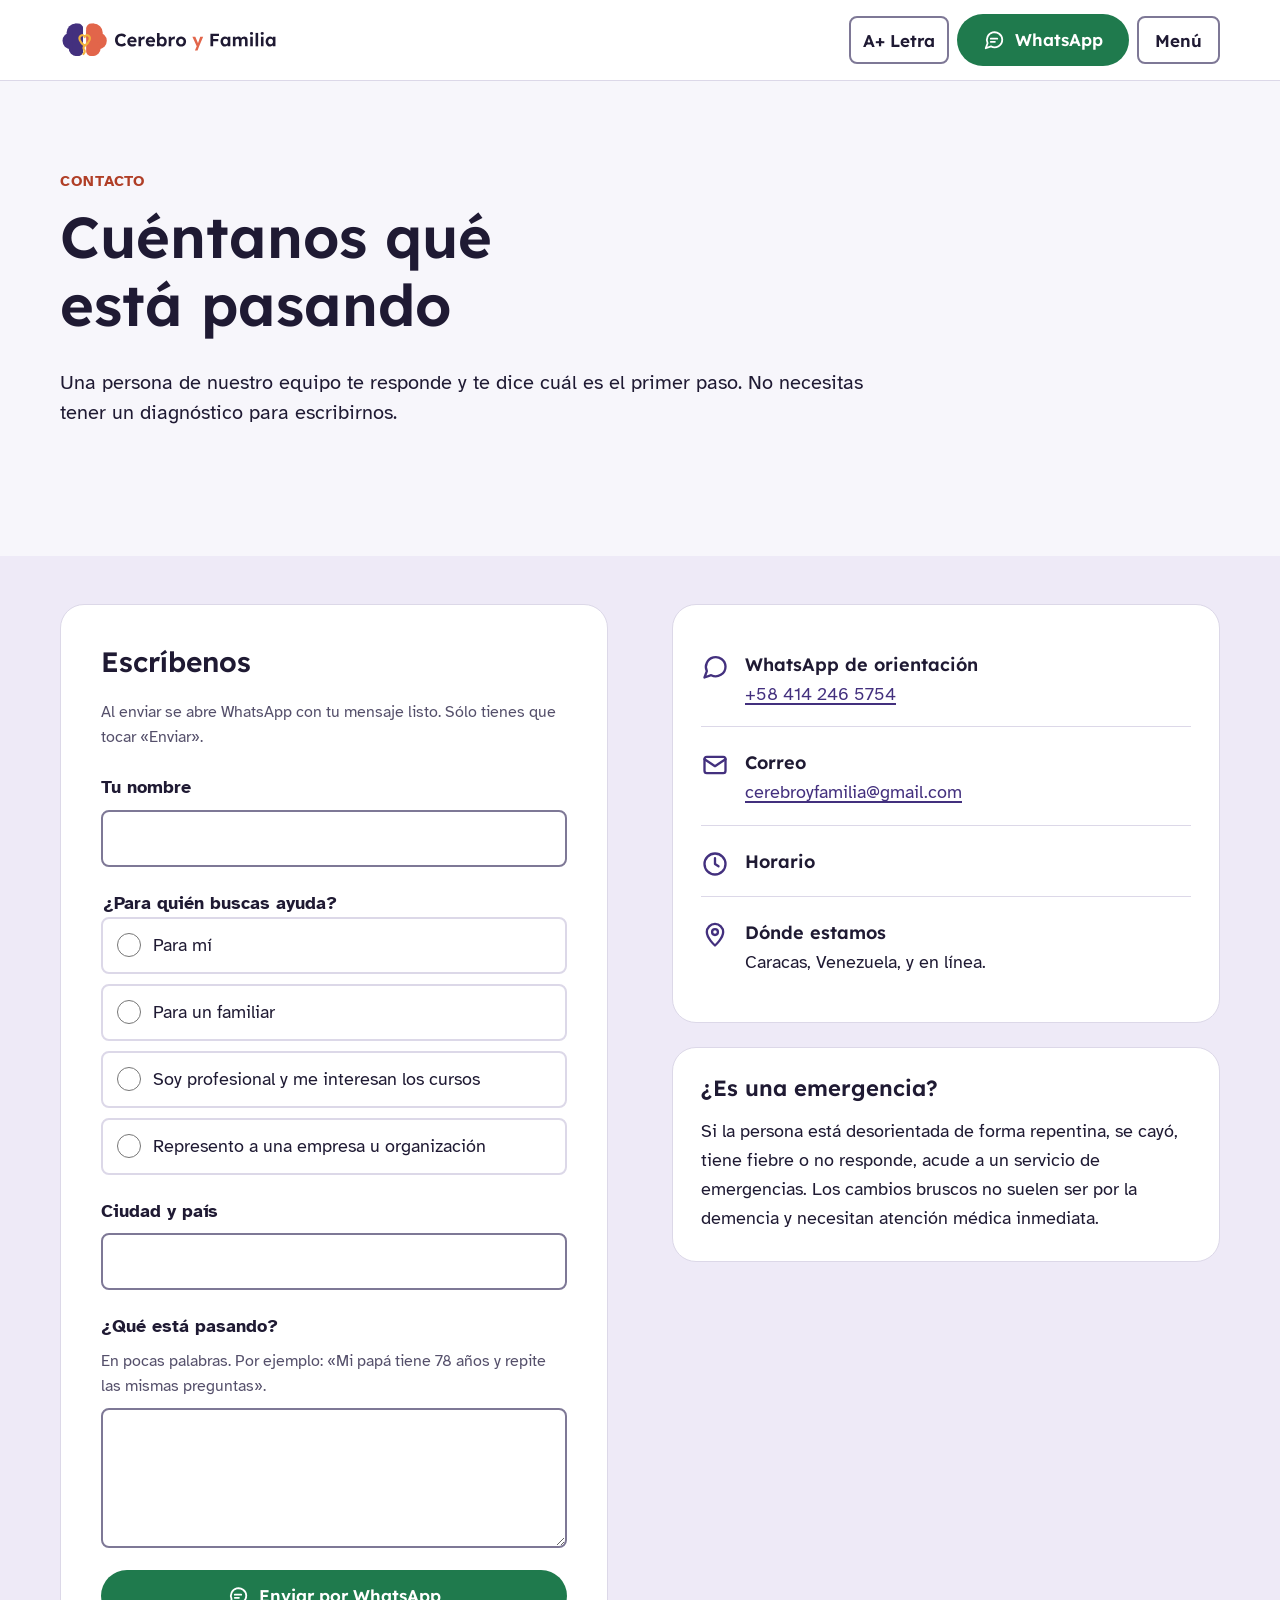
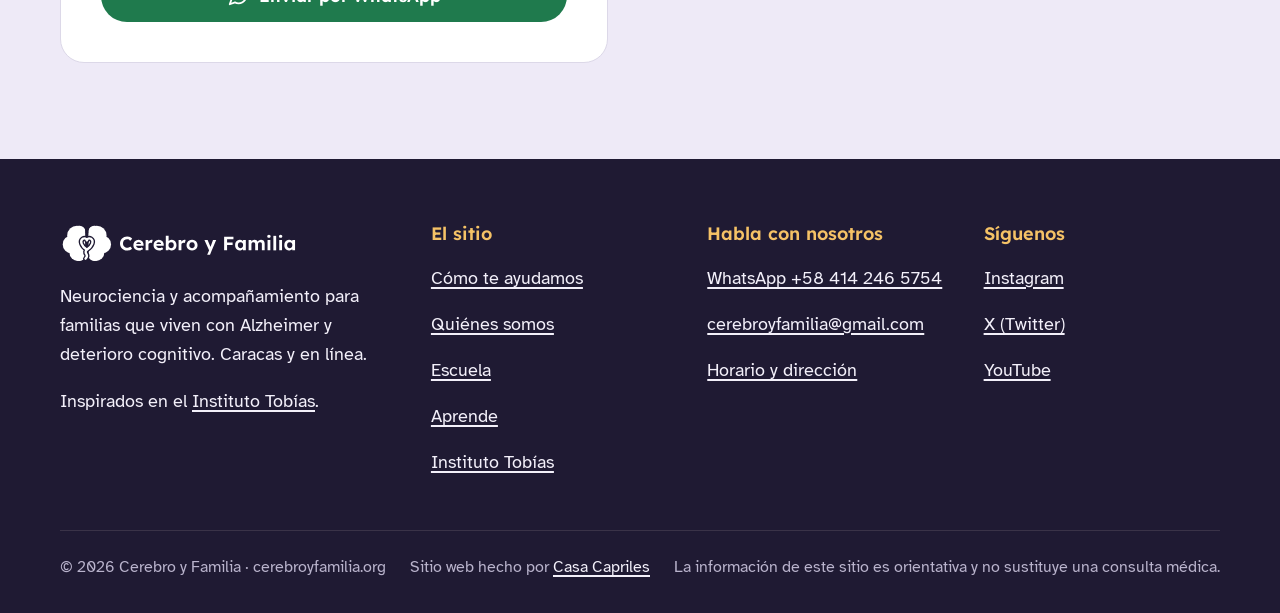
<file: contacto.html>
<!doctype html>
<html lang="es-VE">
<head>
<meta charset="utf-8">
<meta name="viewport" content="width=device-width, initial-scale=1">
<title>Contacto · Cerebro y Familia</title>
<meta name="description" content="Escríbenos por WhatsApp o con el formulario. Atendemos en Caracas de forma presencial y en línea a familias de Venezuela y de otros países.">
<meta name="theme-color" content="#43307E">
<meta property="og:title" content="Contacto · Cerebro y Familia">
<meta property="og:description" content="Escríbenos por WhatsApp o con el formulario. Atendemos en Caracas de forma presencial y en línea a familias de Venezuela y de otros países.">
<meta property="og:type" content="website">
<meta property="og:locale" content="es_VE">
<meta property="og:url" content="https://cerebroyfamilia.org/contacto.html">
<meta property="og:image" content="https://cerebroyfamilia.org/assets/logos/cyf-avatar-violeta.png">
<link rel="canonical" href="https://cerebroyfamilia.org/contacto.html">
<link rel="icon" href="assets/logos/cyf-simbolo-color.svg" type="image/svg+xml">
<link rel="preconnect" href="https://fonts.googleapis.com">
<link rel="preconnect" href="https://fonts.gstatic.com" crossorigin>
<link href="https://fonts.googleapis.com/css2?family=Atkinson+Hyperlegible:ital,wght@0,400;0,700;1,400&family=Lexend:wght@500;600;700&display=swap" rel="stylesheet">
<link rel="stylesheet" href="assets/estilos.css">

</head>
<body class="publicado">
<a class="saltar" href="#contenido">Saltar al contenido</a>

<header class="cabecera">
  <div class="contenedor cabecera__fila">
    <a class="logo" href="index.html" aria-label="Cerebro y Familia, ir al inicio">
      <picture>
        <source srcset="assets/logos/cyf-simbolo-color.svg" media="(max-width: 359px)">
        <source srcset="assets/logos/cyf-horizontal-negativo.svg" media="(prefers-color-scheme: dark)">
        <img src="assets/logos/cyf-horizontal-color.svg" alt="Cerebro y Familia" width="220" height="38">
      </picture>
    </a>
    <nav class="nav" id="menu-principal" aria-label="Menú principal">
      <a href="index.html">Inicio</a>
      <a href="como-ayudamos.html">Cómo te ayudamos</a>
      <a href="quienes-somos.html">Quiénes somos</a>
      <a href="escuela.html">Escuela</a>
      <a href="aprende.html">Aprende</a>
      <a href="contacto.html" aria-current="page">Contacto</a>
    </nav>
    <div class="herramientas">
      <button class="boton-letra" type="button" aria-pressed="false" title="Agrandar o achicar la letra de toda la página">A+ <span class="txt">Letra</span></button>
      <a class="boton boton--whatsapp" href="https://wa.me/584142465754" target="_blank" rel="noopener"><svg viewBox="0 0 24 24" fill="none" stroke="currentColor" stroke-width="2" stroke-linecap="round" stroke-linejoin="round" aria-hidden="true"><path d="M21 11.5a8.4 8.4 0 0 1-12.3 7.5L3 21l2-5.5A8.4 8.4 0 1 1 21 11.5Z"/><path d="M8.5 10.5h7M8.5 14h4.5"/></svg><span class="texto-corto">WhatsApp</span></a>
      <button class="boton-menu" type="button" aria-expanded="false" aria-controls="menu-principal">Menú</button>
    </div>
  </div>
</header>

<main id="contenido">
<section class="portada" aria-labelledby="titulo-ct">
  <div class="contenedor">
    <div class="intro" style="max-width:820px">
      <span class="etiqueta">Contacto</span>
      <h1 id="titulo-ct">Cuéntanos qué está pasando</h1>
      <p class="grande">Una persona de nuestro equipo te responde y te dice cuál es el primer paso. No necesitas tener un diagnóstico para escribirnos.</p>
    </div>
  </div>
</section>

<section class="seccion seccion--tinte" style="padding-top:48px" aria-label="Formulario y datos de contacto">
  <div class="contenedor dos-col">
    <form class="formulario" id="form-contacto" data-whatsapp="584142465754" novalidate>
      <h2 style="font-size:1.75rem;margin:0">Escríbenos</h2>
      <p class="nota" style="margin:0">Al enviar se abre WhatsApp con tu mensaje listo. Sólo tienes que tocar «Enviar».</p>
      <div class="campo">
        <label for="nombre">Tu nombre</label>
        <input id="nombre" name="nombre" type="text" autocomplete="name" aria-describedby="error-nombre" required>
        <p class="error" id="error-nombre" hidden>Revisa este dato: escribe tu nombre para que sepamos cómo llamarte.</p>
      </div>
      <fieldset class="campo">
        <legend>¿Para quién buscas ayuda?</legend>
        <div class="opciones">
          <label class="opcion"><input type="radio" name="quien" value="Busco ayuda para mí">Para mí</label>
          <label class="opcion"><input type="radio" name="quien" value="Busco ayuda para un familiar">Para un familiar</label>
          <label class="opcion"><input type="radio" name="quien" value="Soy profesional y me interesan los cursos">Soy profesional y me interesan los cursos</label>
          <label class="opcion"><input type="radio" name="quien" value="Represento a una empresa u organización">Represento a una empresa u organización</label>
        </div>
      </fieldset>
      <div class="campo">
        <label for="ciudad">Ciudad y país</label>
        <input id="ciudad" name="ciudad" type="text" autocomplete="address-level2">
      </div>
      <div class="campo">
        <label for="mensaje">¿Qué está pasando?</label>
        <p class="ayuda" id="ayuda-mensaje">En pocas palabras. Por ejemplo: «Mi papá tiene 78 años y repite las mismas preguntas».</p>
        <textarea id="mensaje" name="mensaje" aria-describedby="ayuda-mensaje"></textarea>
      </div>
      <button class="boton boton--whatsapp" type="submit"><svg viewBox="0 0 24 24" fill="none" stroke="currentColor" stroke-width="2" stroke-linecap="round" stroke-linejoin="round" aria-hidden="true"><path d="M21 11.5a8.4 8.4 0 0 1-12.3 7.5L3 21l2-5.5A8.4 8.4 0 1 1 21 11.5Z"/><path d="M8.5 10.5h7M8.5 14h4.5"/></svg>Enviar por WhatsApp</button>
    </form>

    <div>
      <div class="tarjeta">
        <div class="dato">
          <svg viewBox="0 0 24 24" fill="none" stroke="currentColor" stroke-width="2" stroke-linecap="round" stroke-linejoin="round" aria-hidden="true"><path d="M21 11.5a8.4 8.4 0 0 1-12.3 7.5L3 21l2-5.5A8.4 8.4 0 1 1 21 11.5Z"/></svg>
          <div><strong>WhatsApp de orientación</strong><p><a href="https://wa.me/584142465754" target="_blank" rel="noopener">+58 414 246 5754</a></p></div>
        </div>
        <div class="dato">
          <svg viewBox="0 0 24 24" fill="none" stroke="currentColor" stroke-width="2" stroke-linecap="round" stroke-linejoin="round" aria-hidden="true"><rect x="3" y="5" width="18" height="14" rx="2"/><path d="m3 7 9 6 9-6"/></svg>
          <div><strong>Correo</strong><p><a href="mailto:cerebroyfamilia@gmail.com">cerebroyfamilia@gmail.com</a></p></div>
        </div>
        <div class="dato">
          <svg viewBox="0 0 24 24" fill="none" stroke="currentColor" stroke-width="2" stroke-linecap="round" stroke-linejoin="round" aria-hidden="true"><circle cx="12" cy="12" r="9"/><path d="M12 7v5l3 2"/></svg>
          <div><strong>Horario</strong><p class="pendiente">Propuesta: lunes a viernes, de 9:00 a. m. a 5:00 p. m. (hora de Venezuela).</p></div>
        </div>
        <div class="dato">
          <svg viewBox="0 0 24 24" fill="none" stroke="currentColor" stroke-width="2" stroke-linecap="round" stroke-linejoin="round" aria-hidden="true"><path d="M12 21s-7-6.2-7-11.5a7 7 0 0 1 14 0C19 14.8 12 21 12 21Z"/><circle cx="12" cy="9.5" r="2.5"/></svg>
          <div><strong>Dónde estamos</strong><p>Caracas, Venezuela, y en línea.</p><p class="pendiente">Dirección de la sede (¿se mantiene Av. San Carlos, Qta. Joselin, La Floresta?) y enlace de Google Maps.</p></div>
        </div>
      </div>
      <div class="tarjeta" style="margin-top:24px">
        <h2 style="font-size:1.375rem">¿Es una emergencia?</h2>
        <p style="margin:0">Si la persona está desorientada de forma repentina, se cayó, tiene fiebre o no responde, acude a un servicio de emergencias. Los cambios bruscos no suelen ser por la demencia y necesitan atención médica inmediata.</p>
      </div>
    </div>
  </div>
</section>

</main>

<footer class="pie">
  <div class="contenedor">
    <div class="pie__rejilla">
      <div>
        <div class="pie__logo"><img src="assets/logos/cyf-horizontal-blanco.svg" alt="Cerebro y Familia" width="240" height="41"></div>
        <p>Neurociencia y acompañamiento para familias que viven con Alzheimer y deterioro cognitivo. Caracas y en línea.</p>
        <p>Inspirados en el <a href="instituto-tobias.html">Instituto Tobías</a>.</p>
      </div>
      <div>
        <h2>El sitio</h2>
        <ul>
          <li><a href="como-ayudamos.html">Cómo te ayudamos</a></li>
          <li><a href="quienes-somos.html">Quiénes somos</a></li>
          <li><a href="escuela.html">Escuela</a></li>
          <li><a href="aprende.html">Aprende</a></li>
          <li><a href="instituto-tobias.html">Instituto Tobías</a></li>
        </ul>
      </div>
      <div>
        <h2>Habla con nosotros</h2>
        <ul>
          <li><a href="https://wa.me/584142465754" target="_blank" rel="noopener">WhatsApp +58 414 246 5754</a></li>
          <li><a href="mailto:cerebroyfamilia@gmail.com">cerebroyfamilia@gmail.com</a></li>
          <li><a href="contacto.html">Horario y dirección</a></li>
        </ul>
      </div>
      <div>
        <h2>Síguenos</h2>
        <ul>
          <li><a href="https://www.instagram.com/instituto.tobias/" target="_blank" rel="noopener">Instagram</a></li>
          <li><a href="https://x.com/TobiasInstituto" target="_blank" rel="noopener">X (Twitter)</a></li>
          <li><a href="https://www.youtube.com/results?search_query=Instituto+Tob%C3%ADas" target="_blank" rel="noopener">YouTube</a></li>
        </ul>
      </div>
    </div>
    <div class="pie__base">
      <p>© 2026 Cerebro y Familia · cerebroyfamilia.org</p>
      <p>Sitio web hecho por <a href="https://casacapriles.com" target="_blank" rel="noopener">Casa Capriles</a></p>
      <p>La información de este sitio es orientativa y no sustituye una consulta médica.</p>
    </div>
  </div>
</footer>
<script src="assets/sitio.js" defer></script>
</body>
</html>
</file>
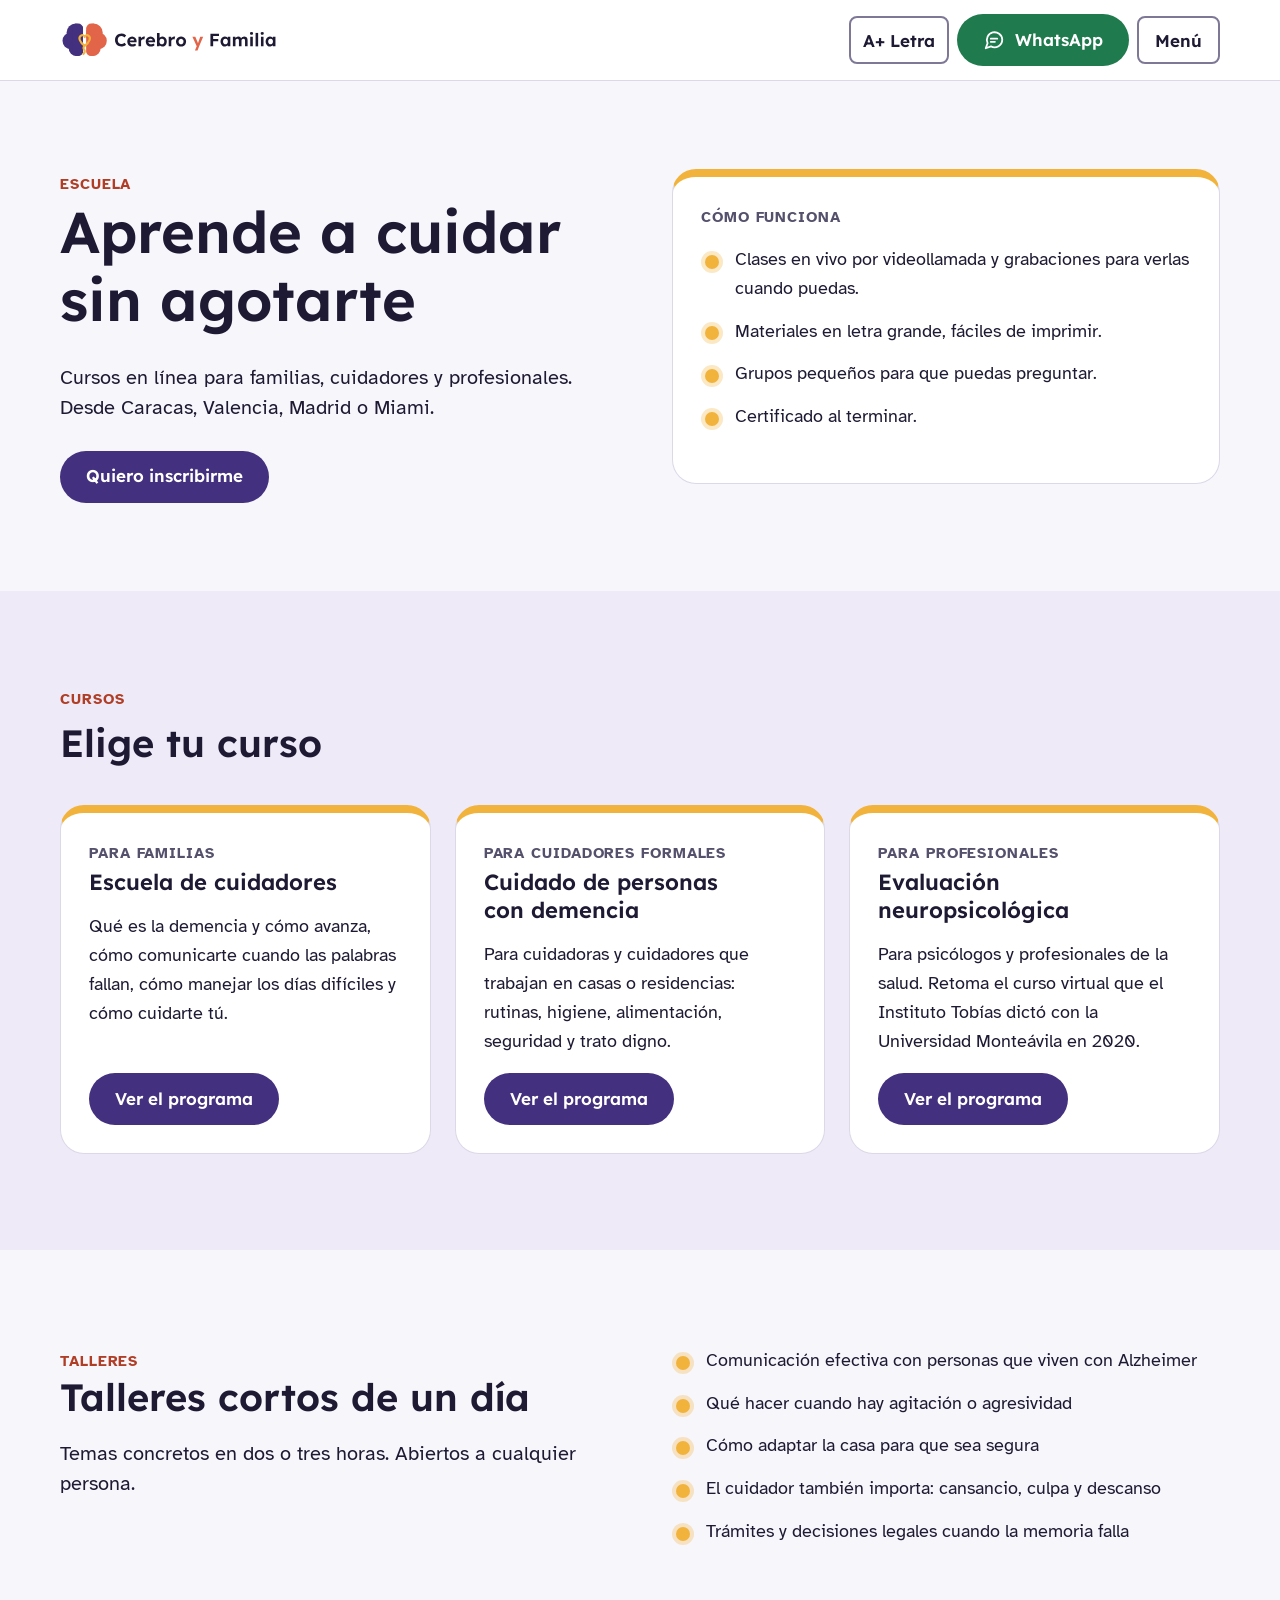
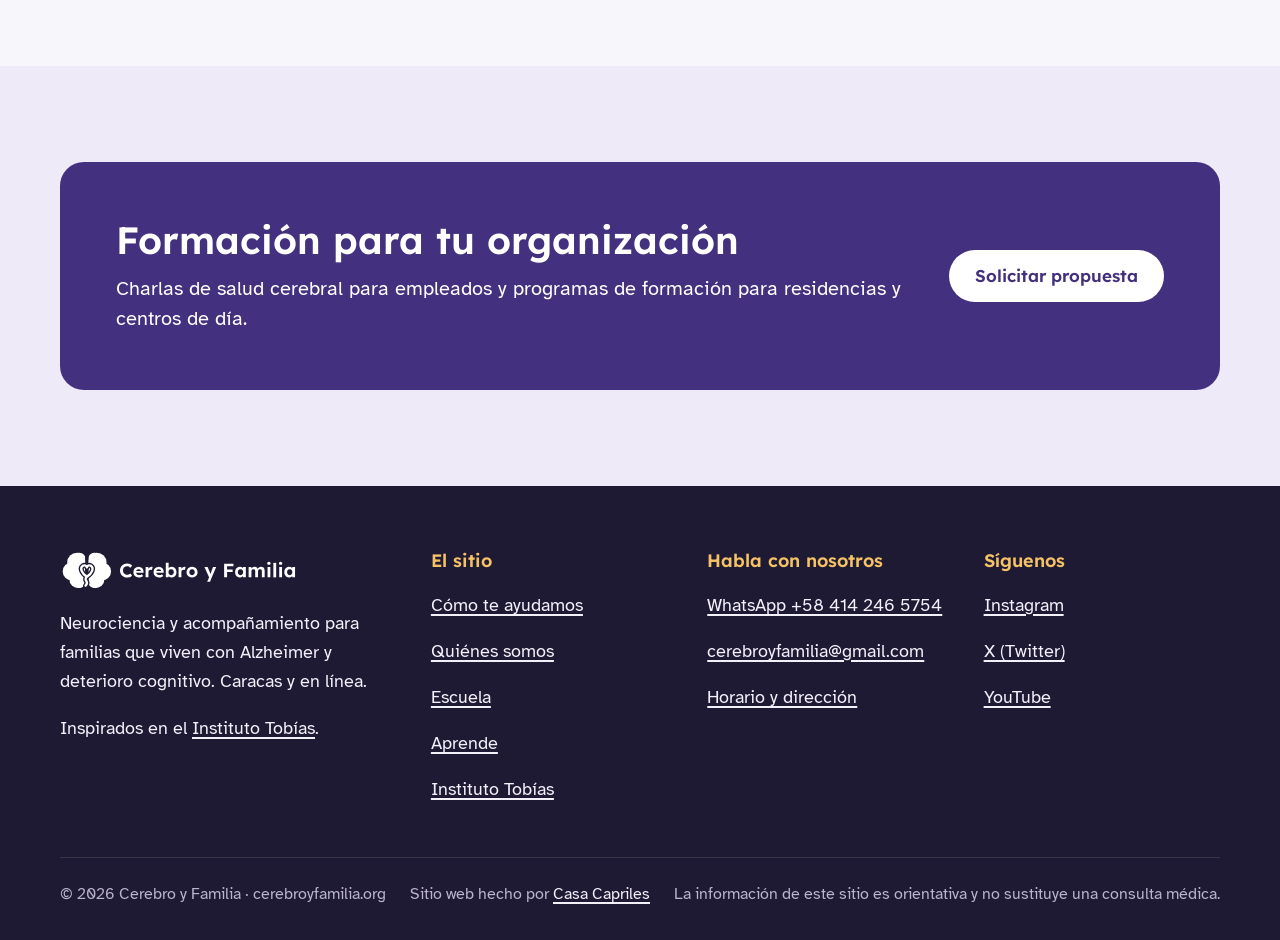
<file: escuela.html>
<!doctype html>
<html lang="es-VE">
<head>
<meta charset="utf-8">
<meta name="viewport" content="width=device-width, initial-scale=1">
<title>Escuela · Cerebro y Familia</title>
<meta name="description" content="Cursos en línea para familias cuidadoras, cuidadores formales y profesionales de la salud: cuidado de personas con demencia, estimulación cognitiva y evaluación neuropsicológica.">
<meta name="theme-color" content="#43307E">
<meta property="og:title" content="Escuela · Cerebro y Familia">
<meta property="og:description" content="Cursos en línea para familias cuidadoras, cuidadores formales y profesionales de la salud: cuidado de personas con demencia, estimulación cognitiva y evaluación neuropsicológica.">
<meta property="og:type" content="website">
<meta property="og:locale" content="es_VE">
<meta property="og:url" content="https://cerebroyfamilia.org/escuela.html">
<meta property="og:image" content="https://cerebroyfamilia.org/assets/logos/cyf-avatar-violeta.png">
<link rel="canonical" href="https://cerebroyfamilia.org/escuela.html">
<link rel="icon" href="assets/logos/cyf-simbolo-color.svg" type="image/svg+xml">
<link rel="preconnect" href="https://fonts.googleapis.com">
<link rel="preconnect" href="https://fonts.gstatic.com" crossorigin>
<link href="https://fonts.googleapis.com/css2?family=Atkinson+Hyperlegible:ital,wght@0,400;0,700;1,400&family=Lexend:wght@500;600;700&display=swap" rel="stylesheet">
<link rel="stylesheet" href="assets/estilos.css">

</head>
<body class="publicado">
<a class="saltar" href="#contenido">Saltar al contenido</a>

<header class="cabecera">
  <div class="contenedor cabecera__fila">
    <a class="logo" href="index.html" aria-label="Cerebro y Familia, ir al inicio">
      <picture>
        <source srcset="assets/logos/cyf-simbolo-color.svg" media="(max-width: 359px)">
        <source srcset="assets/logos/cyf-horizontal-negativo.svg" media="(prefers-color-scheme: dark)">
        <img src="assets/logos/cyf-horizontal-color.svg" alt="Cerebro y Familia" width="220" height="38">
      </picture>
    </a>
    <nav class="nav" id="menu-principal" aria-label="Menú principal">
      <a href="index.html">Inicio</a>
      <a href="como-ayudamos.html">Cómo te ayudamos</a>
      <a href="quienes-somos.html">Quiénes somos</a>
      <a href="escuela.html" aria-current="page">Escuela</a>
      <a href="aprende.html">Aprende</a>
      <a href="contacto.html">Contacto</a>
    </nav>
    <div class="herramientas">
      <button class="boton-letra" type="button" aria-pressed="false" title="Agrandar o achicar la letra de toda la página">A+ <span class="txt">Letra</span></button>
      <a class="boton boton--whatsapp" href="https://wa.me/584142465754" target="_blank" rel="noopener"><svg viewBox="0 0 24 24" fill="none" stroke="currentColor" stroke-width="2" stroke-linecap="round" stroke-linejoin="round" aria-hidden="true"><path d="M21 11.5a8.4 8.4 0 0 1-12.3 7.5L3 21l2-5.5A8.4 8.4 0 1 1 21 11.5Z"/><path d="M8.5 10.5h7M8.5 14h4.5"/></svg><span class="texto-corto">WhatsApp</span></a>
      <button class="boton-menu" type="button" aria-expanded="false" aria-controls="menu-principal">Menú</button>
    </div>
  </div>
</header>

<main id="contenido">
<section class="portada" aria-labelledby="titulo-esc">
  <div class="contenedor dos-col">
    <div>
      <span class="etiqueta" style="color:var(--coral-texto)">Escuela</span>
      <h1 id="titulo-esc">Aprende a cuidar sin agotarte</h1>
      <p class="grande">Cursos en línea para familias, cuidadores y profesionales. Desde Caracas, Valencia, Madrid o Miami.</p>
      <div class="botones"><a class="boton boton--principal" href="contacto.html">Quiero inscribirme</a></div>
    </div>
    <div class="tarjeta linea linea--escuela">
      <span class="etiqueta">Cómo funciona</span>
      <ul class="lista-hitos" style="margin-top:12px">
        <li>Clases en vivo por videollamada y grabaciones para verlas cuando puedas.</li>
        <li>Materiales en letra grande, fáciles de imprimir.</li>
        <li>Grupos pequeños para que puedas preguntar.</li>
        <li>Certificado al terminar.</li>
      </ul>
      <p class="pendiente">Confirmar plataforma (Zoom, Google Meet) y si habrá grabaciones.</p>
    </div>
  </div>
</section>

<section class="seccion seccion--tinte" aria-labelledby="titulo-cursos">
  <div class="contenedor">
    <div class="intro">
      <span class="etiqueta">Cursos</span>
      <h2 id="titulo-cursos">Elige tu curso</h2>
    </div>
    <div class="rejilla rejilla--3">
      <article class="tarjeta linea linea--escuela">
        <span class="etiqueta">Para familias</span>
        <h3>Escuela de cuidadores</h3>
        <p>Qué es la demencia y cómo avanza, cómo comunicarte cuando las palabras fallan, cómo manejar los días difíciles y cómo cuidarte tú.</p>
        <p class="pendiente">Número de semanas, horario, precio y fecha de inicio.</p>
        <a class="boton boton--principal" href="contacto.html">Ver el programa</a>
      </article>
      <article class="tarjeta linea linea--escuela">
        <span class="etiqueta">Para cuidadores formales</span>
        <h3>Cuidado de personas con demencia</h3>
        <p>Para cuidadoras y cuidadores que trabajan en casas o residencias: rutinas, higiene, alimentación, seguridad y trato digno.</p>
        <p class="pendiente">Número de semanas, horario, precio y fecha de inicio.</p>
        <a class="boton boton--principal" href="contacto.html">Ver el programa</a>
      </article>
      <article class="tarjeta linea linea--escuela">
        <span class="etiqueta">Para profesionales</span>
        <h3>Evaluación neuropsicológica</h3>
        <p>Para psicólogos y profesionales de la salud. Retoma el curso virtual que el Instituto Tobías dictó con la Universidad Monteávila en 2020.</p>
        <p class="pendiente">Contenido, aval académico, fechas y precio.</p>
        <a class="boton boton--principal" href="contacto.html">Ver el programa</a>
      </article>
    </div>
  </div>
</section>

<section class="seccion" aria-labelledby="titulo-talleres">
  <div class="contenedor dos-col">
    <div>
      <span class="etiqueta" style="color:var(--coral-texto)">Talleres</span>
      <h2 id="titulo-talleres">Talleres cortos de un día</h2>
      <p class="grande">Temas concretos en dos o tres horas. Abiertos a cualquier persona.</p>
    </div>
    <ul class="lista-hitos">
      <li>Comunicación efectiva con personas que viven con Alzheimer</li>
      <li>Qué hacer cuando hay agitación o agresividad</li>
      <li>Cómo adaptar la casa para que sea segura</li>
      <li>El cuidador también importa: cansancio, culpa y descanso</li>
      <li>Trámites y decisiones legales cuando la memoria falla</li>
    </ul>
  </div>
</section>

<section class="seccion seccion--tinte" aria-labelledby="titulo-empresas">
  <div class="contenedor">
    <div class="banda seccion--violeta">
      <div>
        <h2 id="titulo-empresas">Formación para tu organización</h2>
        <p class="grande">Charlas de salud cerebral para empleados y programas de formación para residencias y centros de día.</p>
      </div>
      <a class="boton boton--claro" href="contacto.html">Solicitar propuesta</a>
    </div>
  </div>
</section>

</main>

<footer class="pie">
  <div class="contenedor">
    <div class="pie__rejilla">
      <div>
        <div class="pie__logo"><img src="assets/logos/cyf-horizontal-blanco.svg" alt="Cerebro y Familia" width="240" height="41"></div>
        <p>Neurociencia y acompañamiento para familias que viven con Alzheimer y deterioro cognitivo. Caracas y en línea.</p>
        <p>Inspirados en el <a href="instituto-tobias.html">Instituto Tobías</a>.</p>
      </div>
      <div>
        <h2>El sitio</h2>
        <ul>
          <li><a href="como-ayudamos.html">Cómo te ayudamos</a></li>
          <li><a href="quienes-somos.html">Quiénes somos</a></li>
          <li><a href="escuela.html">Escuela</a></li>
          <li><a href="aprende.html">Aprende</a></li>
          <li><a href="instituto-tobias.html">Instituto Tobías</a></li>
        </ul>
      </div>
      <div>
        <h2>Habla con nosotros</h2>
        <ul>
          <li><a href="https://wa.me/584142465754" target="_blank" rel="noopener">WhatsApp +58 414 246 5754</a></li>
          <li><a href="mailto:cerebroyfamilia@gmail.com">cerebroyfamilia@gmail.com</a></li>
          <li><a href="contacto.html">Horario y dirección</a></li>
        </ul>
      </div>
      <div>
        <h2>Síguenos</h2>
        <ul>
          <li><a href="https://www.instagram.com/instituto.tobias/" target="_blank" rel="noopener">Instagram</a></li>
          <li><a href="https://x.com/TobiasInstituto" target="_blank" rel="noopener">X (Twitter)</a></li>
          <li><a href="https://www.youtube.com/results?search_query=Instituto+Tob%C3%ADas" target="_blank" rel="noopener">YouTube</a></li>
        </ul>
      </div>
    </div>
    <div class="pie__base">
      <p>© 2026 Cerebro y Familia · cerebroyfamilia.org</p>
      <p>Sitio web hecho por <a href="https://casacapriles.com" target="_blank" rel="noopener">Casa Capriles</a></p>
      <p>La información de este sitio es orientativa y no sustituye una consulta médica.</p>
    </div>
  </div>
</footer>
<script src="assets/sitio.js" defer></script>
</body>
</html>
</file>
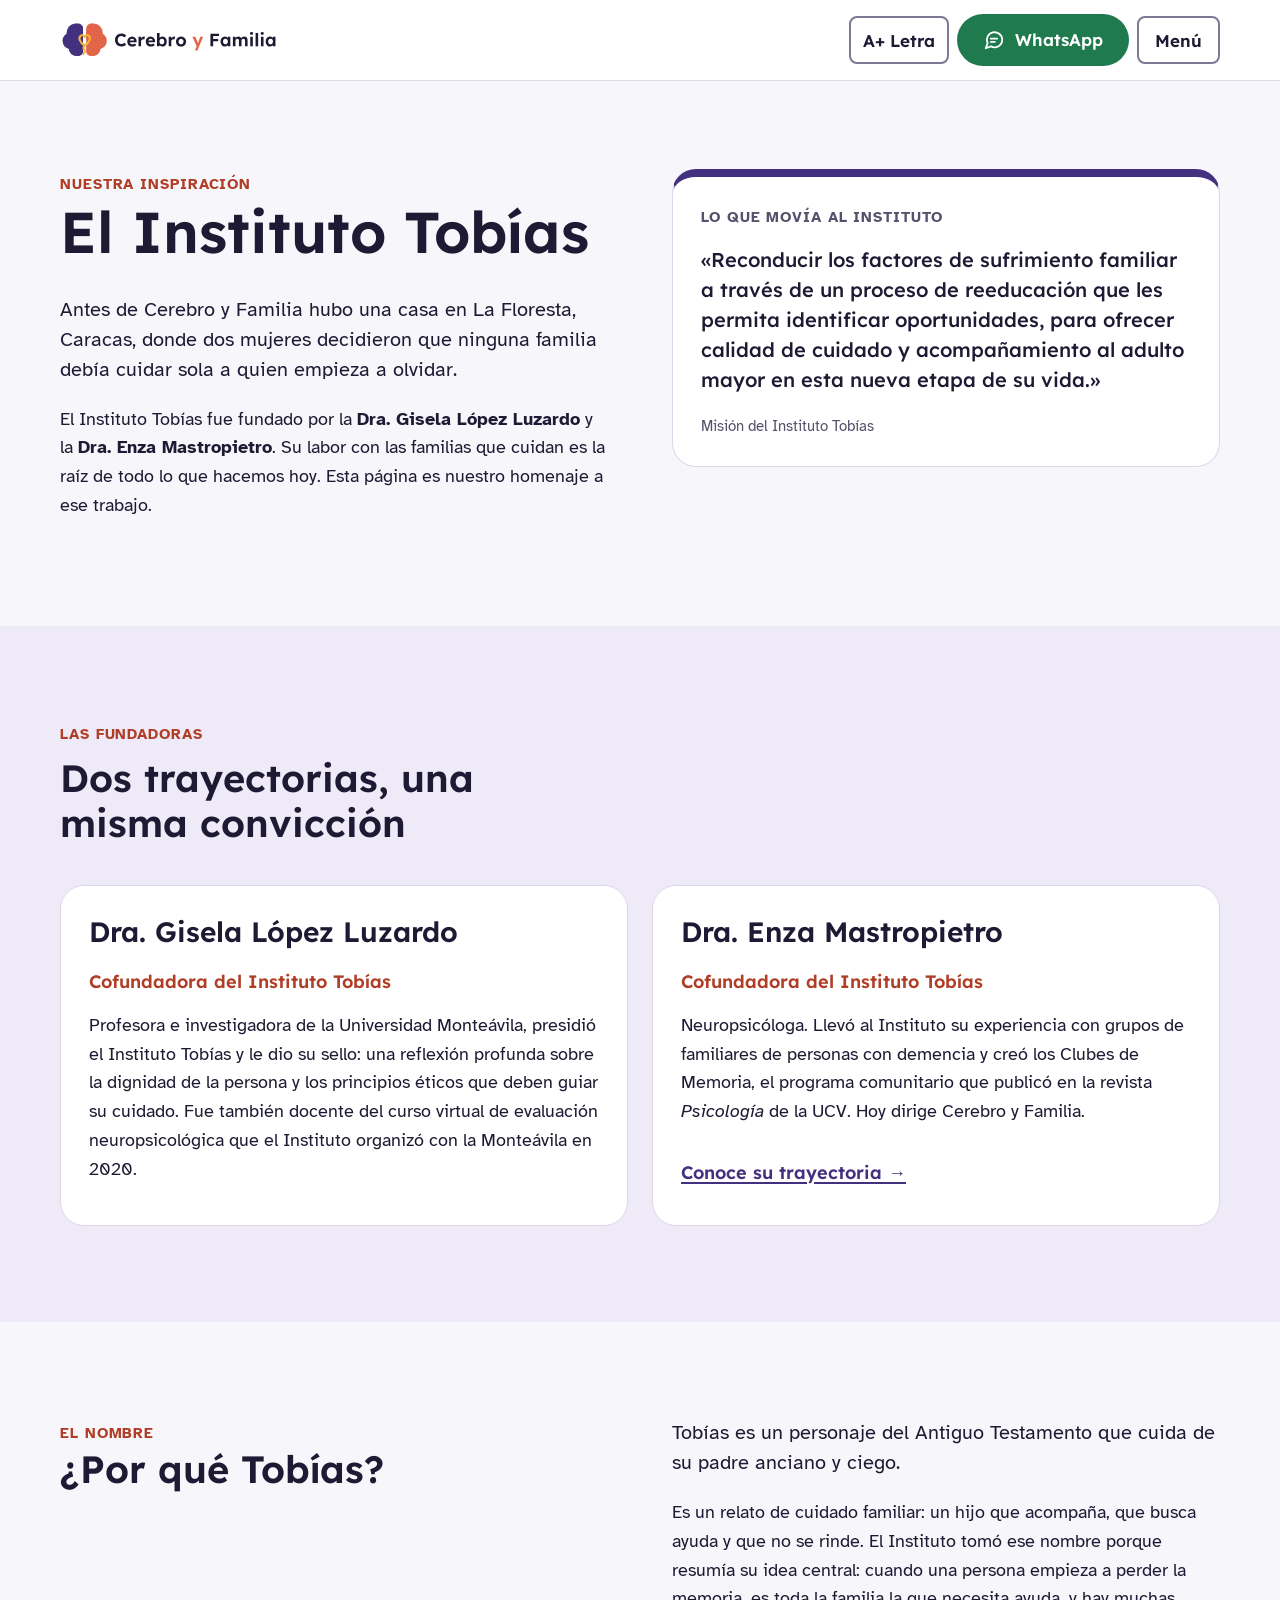
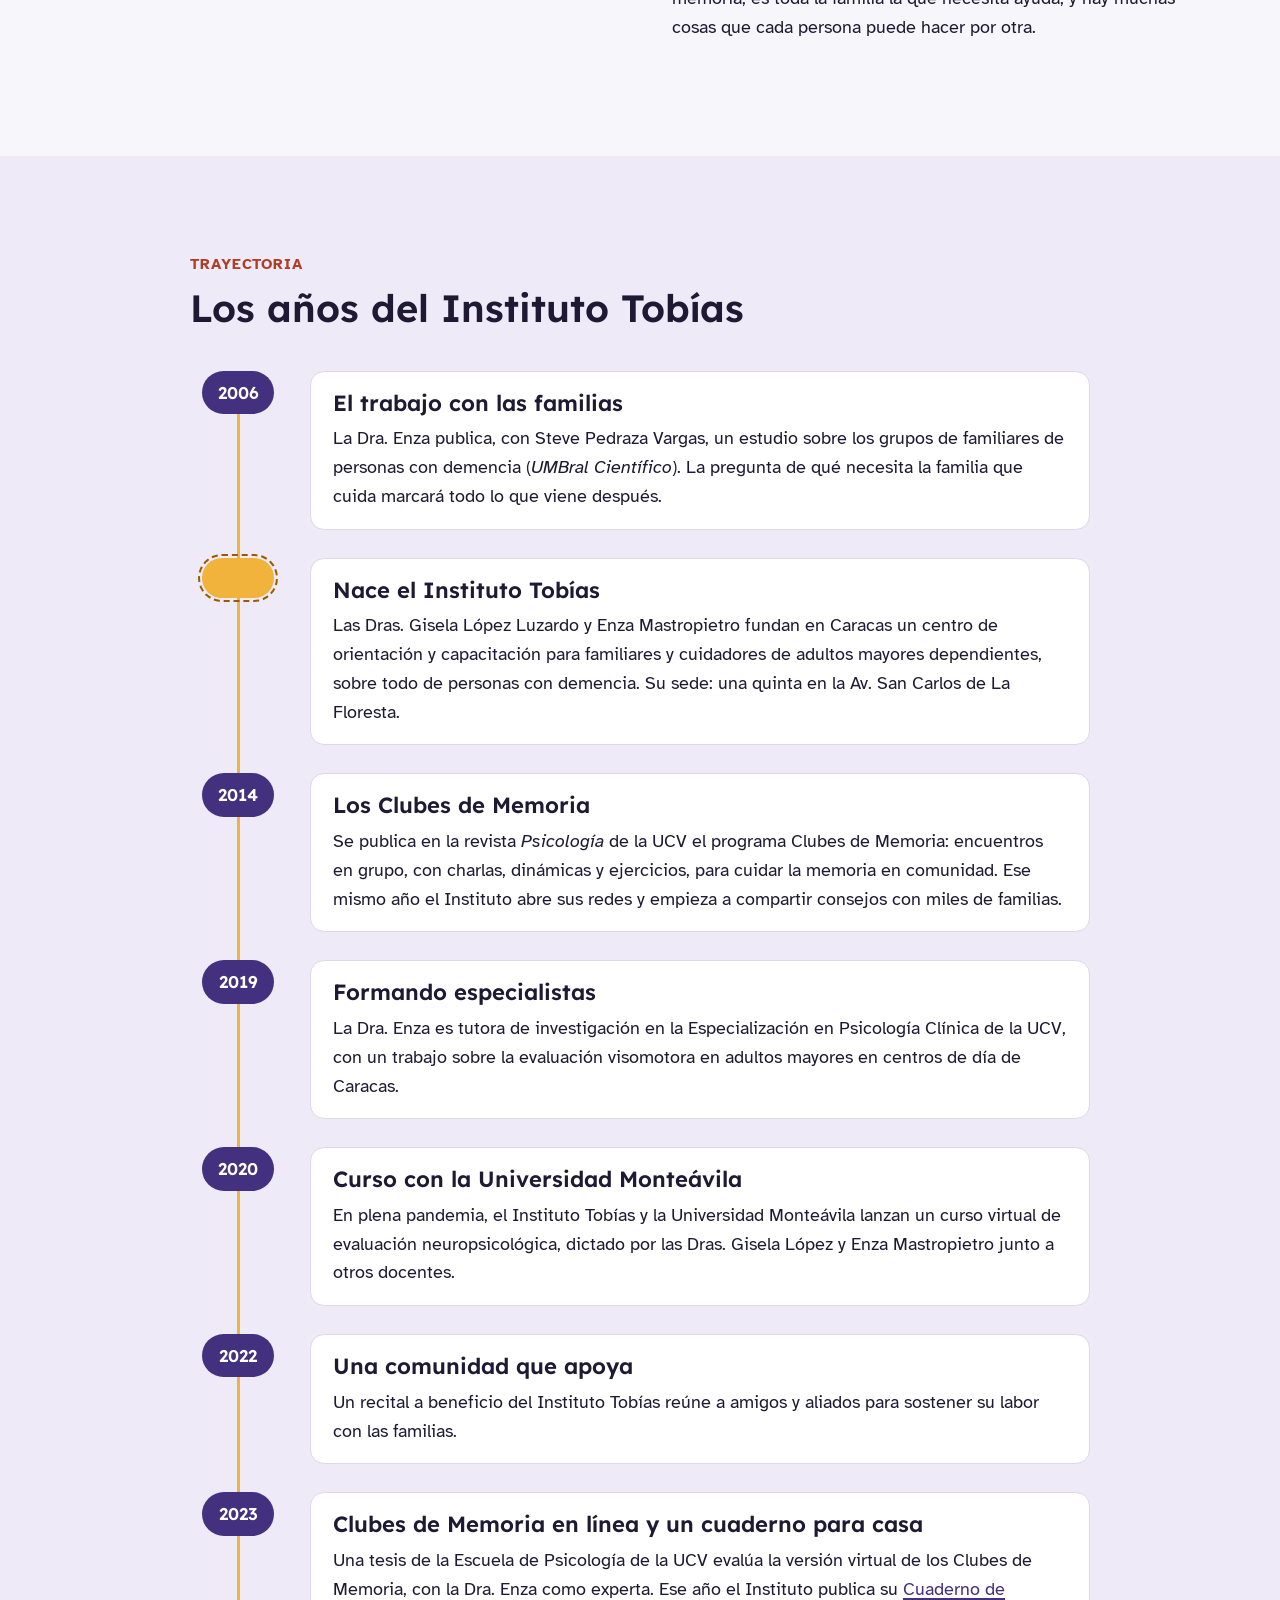
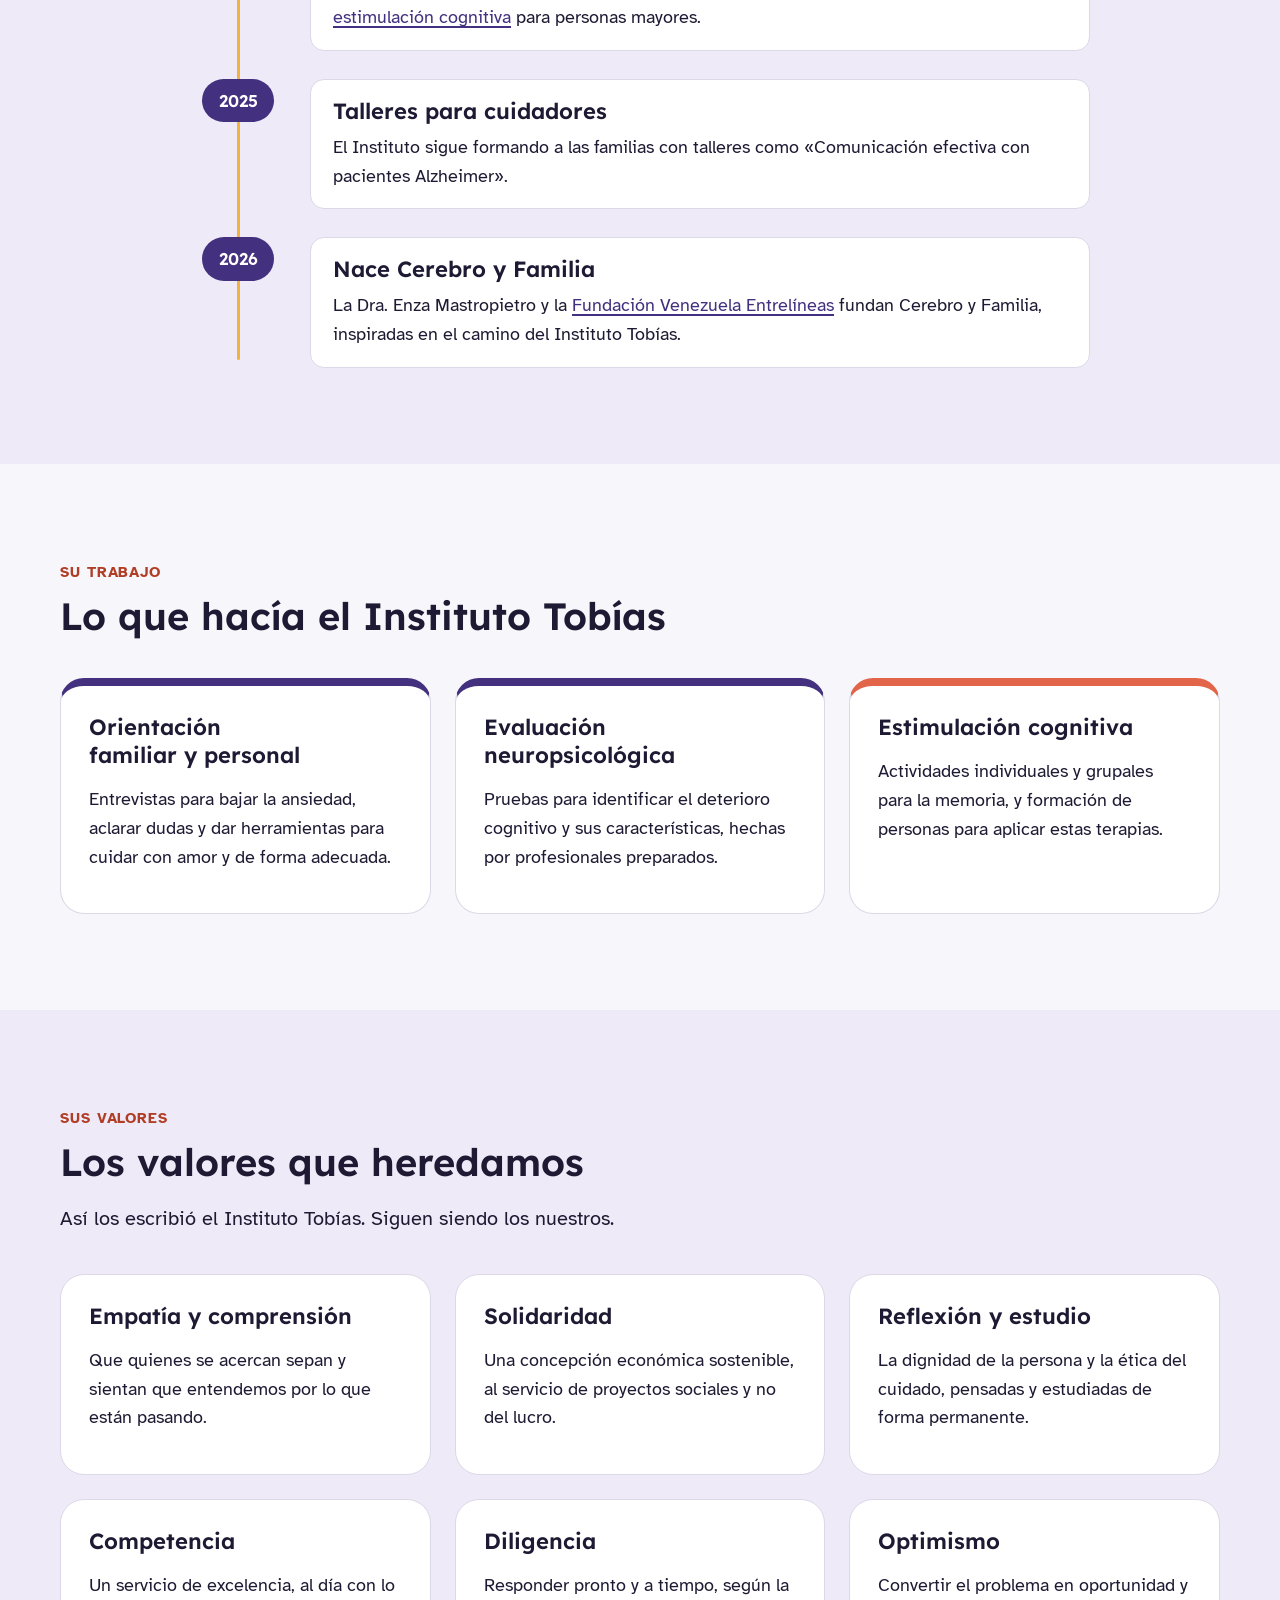
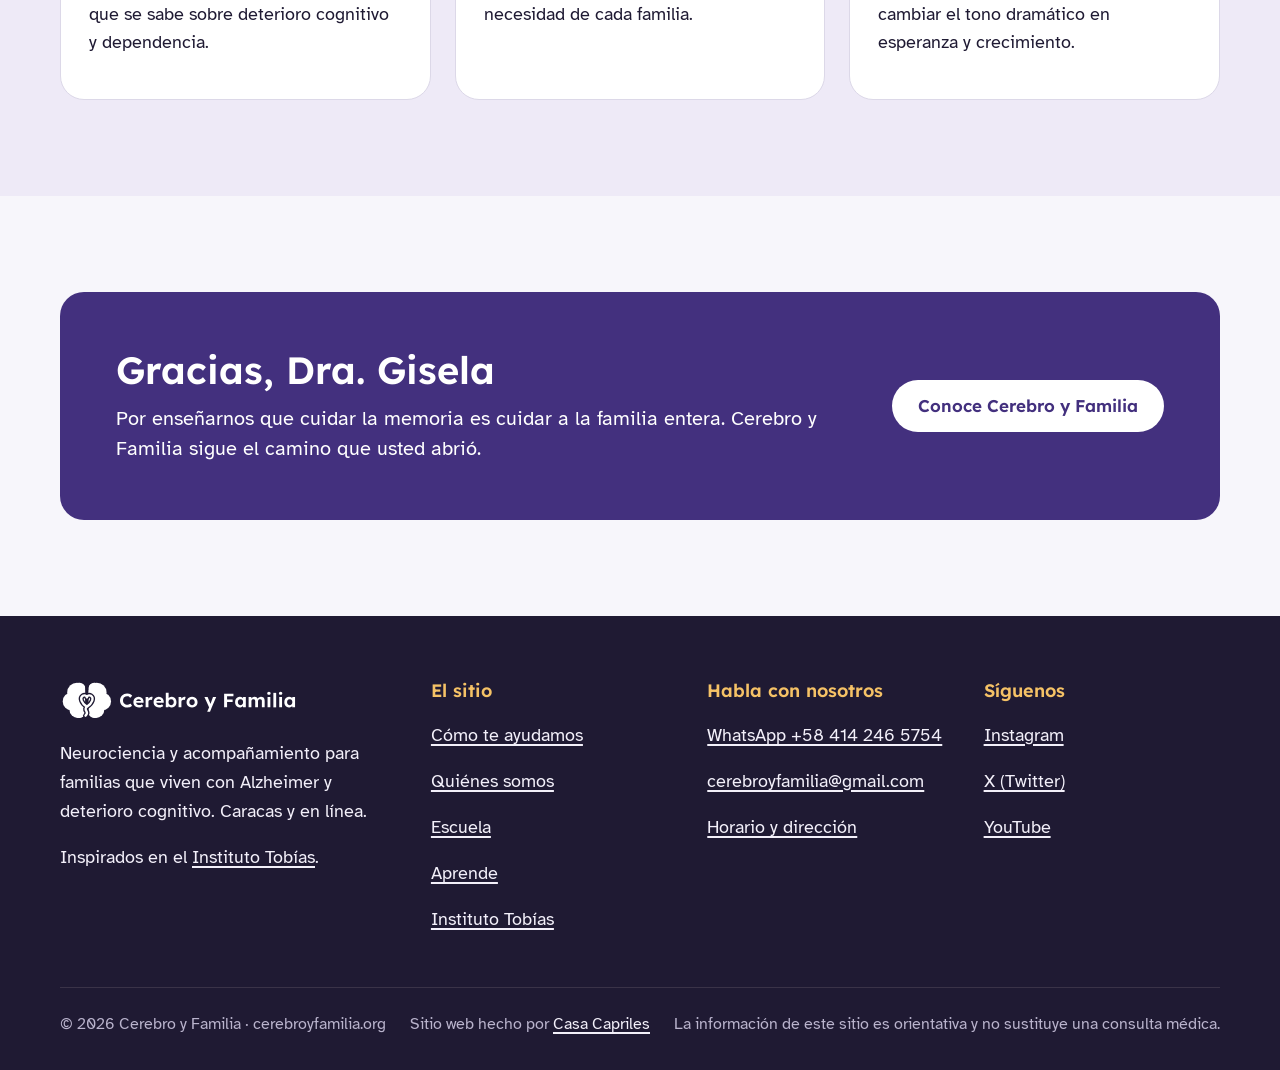
<file: instituto-tobias.html>
<!doctype html>
<html lang="es-VE">
<head>
<meta charset="utf-8">
<meta name="viewport" content="width=device-width, initial-scale=1">
<title>Instituto Tobías · Nuestra inspiración · Cerebro y Familia</title>
<meta name="description" content="La historia del Instituto Tobías, fundado en Caracas por la Dra. Gisela López Luzardo y la Dra. Enza Mastropietro. Su trabajo con las familias que cuidan es la inspiración de Cerebro y Familia.">
<meta name="theme-color" content="#43307E">
<meta property="og:title" content="Instituto Tobías · Nuestra inspiración · Cerebro y Familia">
<meta property="og:description" content="La historia del Instituto Tobías, fundado en Caracas por la Dra. Gisela López Luzardo y la Dra. Enza Mastropietro. Su trabajo con las familias que cuidan es la inspiración de Cerebro y Familia.">
<meta property="og:type" content="website">
<meta property="og:locale" content="es_VE">
<meta property="og:url" content="https://cerebroyfamilia.org/instituto-tobias.html">
<meta property="og:image" content="https://cerebroyfamilia.org/assets/logos/cyf-avatar-violeta.png">
<link rel="canonical" href="https://cerebroyfamilia.org/instituto-tobias.html">
<link rel="icon" href="assets/logos/cyf-simbolo-color.svg" type="image/svg+xml">
<link rel="preconnect" href="https://fonts.googleapis.com">
<link rel="preconnect" href="https://fonts.gstatic.com" crossorigin>
<link href="https://fonts.googleapis.com/css2?family=Atkinson+Hyperlegible:ital,wght@0,400;0,700;1,400&family=Lexend:wght@500;600;700&display=swap" rel="stylesheet">
<link rel="stylesheet" href="assets/estilos.css">

</head>
<body class="publicado">
<a class="saltar" href="#contenido">Saltar al contenido</a>

<header class="cabecera">
  <div class="contenedor cabecera__fila">
    <a class="logo" href="index.html" aria-label="Cerebro y Familia, ir al inicio">
      <picture>
        <source srcset="assets/logos/cyf-simbolo-color.svg" media="(max-width: 359px)">
        <source srcset="assets/logos/cyf-horizontal-negativo.svg" media="(prefers-color-scheme: dark)">
        <img src="assets/logos/cyf-horizontal-color.svg" alt="Cerebro y Familia" width="220" height="38">
      </picture>
    </a>
    <nav class="nav" id="menu-principal" aria-label="Menú principal">
      <a href="index.html">Inicio</a>
      <a href="como-ayudamos.html">Cómo te ayudamos</a>
      <a href="quienes-somos.html">Quiénes somos</a>
      <a href="escuela.html">Escuela</a>
      <a href="aprende.html">Aprende</a>
      <a href="contacto.html">Contacto</a>
    </nav>
    <div class="herramientas">
      <button class="boton-letra" type="button" aria-pressed="false" title="Agrandar o achicar la letra de toda la página">A+ <span class="txt">Letra</span></button>
      <a class="boton boton--whatsapp" href="https://wa.me/584142465754" target="_blank" rel="noopener"><svg viewBox="0 0 24 24" fill="none" stroke="currentColor" stroke-width="2" stroke-linecap="round" stroke-linejoin="round" aria-hidden="true"><path d="M21 11.5a8.4 8.4 0 0 1-12.3 7.5L3 21l2-5.5A8.4 8.4 0 1 1 21 11.5Z"/><path d="M8.5 10.5h7M8.5 14h4.5"/></svg><span class="texto-corto">WhatsApp</span></a>
      <button class="boton-menu" type="button" aria-expanded="false" aria-controls="menu-principal">Menú</button>
    </div>
  </div>
</header>

<main id="contenido">
<section class="portada" aria-labelledby="titulo-it">
  <div class="contenedor dos-col">
    <div>
      <span class="etiqueta" style="color:var(--coral-texto)">Nuestra inspiración</span>
      <h1 id="titulo-it">El Instituto Tobías</h1>
      <p class="grande">Antes de Cerebro y Familia hubo una casa en La Floresta, Caracas, donde dos mujeres decidieron que ninguna familia debía cuidar sola a quien empieza a olvidar.</p>
      <p>El Instituto Tobías fue fundado por la <strong>Dra. Gisela López Luzardo</strong> y la <strong>Dra. Enza Mastropietro</strong>. Su labor con las familias que cuidan es la raíz de todo lo que hacemos hoy. Esta página es nuestro homenaje a ese trabajo.</p>
    </div>
    <blockquote class="tarjeta linea linea--diag" style="margin:0">
      <span class="etiqueta">Lo que movía al Instituto</span>
      <p class="grande" style="margin-top:12px;font-family:var(--titulos);font-weight:500">«Reconducir los factores de sufrimiento familiar a través de un proceso de reeducación que les permita identificar oportunidades, para ofrecer calidad de cuidado y acompañamiento al adulto mayor en esta nueva etapa de su vida.»</p>
      <p class="fuente" style="margin:0">Misión del Instituto Tobías</p>
    </blockquote>
  </div>
</section>

<section class="seccion seccion--tinte" aria-labelledby="titulo-fundadoras">
  <div class="contenedor">
    <div class="intro">
      <span class="etiqueta">Las fundadoras</span>
      <h2 id="titulo-fundadoras">Dos trayectorias, una misma convicción</h2>
    </div>
    <div class="rejilla rejilla--2">
      <article class="tarjeta">
        <div class="retrato" style="aspect-ratio:4/3;margin-bottom:20px"><p class="pendiente">Foto de la Dra. Gisela López Luzardo (horizontal 4:3).</p></div>
        <h3 style="font-size:1.75rem">Dra. Gisela López Luzardo</h3>
        <p class="cargo" style="margin-bottom:10px">Cofundadora del Instituto Tobías</p>
        <p>Profesora e investigadora de la Universidad Monteávila, presidió el Instituto Tobías y le dio su sello: una reflexión profunda sobre la dignidad de la persona y los principios éticos que deben guiar su cuidado. Fue también docente del curso virtual de evaluación neuropsicológica que el Instituto organizó con la Monteávila en 2020.</p>
        <p class="pendiente">Su formación (títulos, universidades), años al frente del Instituto, publicaciones, reconocimientos y una frase suya.</p>
      </article>
      <article class="tarjeta">
        <div class="retrato" style="aspect-ratio:4/3;margin-bottom:20px"><p class="pendiente">Foto de la Dra. Enza Mastropietro en sus años en Tobías (horizontal 4:3).</p></div>
        <h3 style="font-size:1.75rem">Dra. Enza Mastropietro</h3>
        <p class="cargo" style="margin-bottom:10px">Cofundadora del Instituto Tobías</p>
        <p>Neuropsicóloga. Llevó al Instituto su experiencia con grupos de familiares de personas con demencia y creó los Clubes de Memoria, el programa comunitario que publicó en la revista <em>Psicología</em> de la UCV. Hoy dirige Cerebro y Familia.</p>
        <a class="enlace-flecha" href="quienes-somos.html#directora">Conoce su trayectoria →</a>
      </article>
    </div>
  </div>
</section>

<section class="seccion" aria-labelledby="titulo-nombre">
  <div class="contenedor dos-col">
    <div>
      <span class="etiqueta" style="color:var(--coral-texto)">El nombre</span>
      <h2 id="titulo-nombre">¿Por qué Tobías?</h2>
    </div>
    <div>
      <p class="grande">Tobías es un personaje del Antiguo Testamento que cuida de su padre anciano y ciego.</p>
      <p>Es un relato de cuidado familiar: un hijo que acompaña, que busca ayuda y que no se rinde. El Instituto tomó ese nombre porque resumía su idea central: cuando una persona empieza a perder la memoria, es toda la familia la que necesita ayuda, y hay muchas cosas que cada persona puede hacer por otra.</p>
    </div>
  </div>
</section>

<section class="seccion seccion--tinte" aria-labelledby="titulo-linea-tiempo">
  <div class="contenedor" style="max-width:900px">
    <div class="intro">
      <span class="etiqueta">Trayectoria</span>
      <h2 id="titulo-linea-tiempo">Los años del Instituto Tobías</h2>
    </div>
    <ol class="tiempo">
      <li><span class="anio">2006</span><div><h3>El trabajo con las familias</h3><p>La Dra. Enza publica, con Steve Pedraza Vargas, un estudio sobre los grupos de familiares de personas con demencia (<em>UMBral Científico</em>). La pregunta de qué necesita la familia que cuida marcará todo lo que viene después.</p></div></li>
      <li><span class="anio pendiente">Año</span><div><h3>Nace el Instituto Tobías</h3><p>Las Dras. Gisela López Luzardo y Enza Mastropietro fundan en Caracas un centro de orientación y capacitación para familiares y cuidadores de adultos mayores dependientes, sobre todo de personas con demencia. Su sede: una quinta en la Av. San Carlos de La Floresta.</p></div></li>
      <li><span class="anio">2014</span><div><h3>Los Clubes de Memoria</h3><p>Se publica en la revista <em>Psicología</em> de la UCV el programa Clubes de Memoria: encuentros en grupo, con charlas, dinámicas y ejercicios, para cuidar la memoria en comunidad. Ese mismo año el Instituto abre sus redes y empieza a compartir consejos con miles de familias.</p></div></li>
      <li><span class="anio">2019</span><div><h3>Formando especialistas</h3><p>La Dra. Enza es tutora de investigación en la Especialización en Psicología Clínica de la UCV, con un trabajo sobre la evaluación visomotora en adultos mayores en centros de día de Caracas.</p></div></li>
      <li><span class="anio">2020</span><div><h3>Curso con la Universidad Monteávila</h3><p>En plena pandemia, el Instituto Tobías y la Universidad Monteávila lanzan un curso virtual de evaluación neuropsicológica, dictado por las Dras. Gisela López y Enza Mastropietro junto a otros docentes.</p></div></li>
      <li><span class="anio">2022</span><div><h3>Una comunidad que apoya</h3><p>Un recital a beneficio del Instituto Tobías reúne a amigos y aliados para sostener su labor con las familias.</p></div></li>
      <li><span class="anio">2023</span><div><h3>Clubes de Memoria en línea y un cuaderno para casa</h3><p>Una tesis de la Escuela de Psicología de la UCV evalúa la versión virtual de los Clubes de Memoria, con la Dra. Enza como experta. Ese año el Instituto publica su <a href="aprende.html#cuadernos">Cuaderno de estimulación cognitiva</a> para personas mayores.</p></div></li>
      <li><span class="anio">2025</span><div><h3>Talleres para cuidadores</h3><p>El Instituto sigue formando a las familias con talleres como «Comunicación efectiva con pacientes Alzheimer».</p></div></li>
      <li><span class="anio">2026</span><div><h3>Nace Cerebro y Familia</h3><p>La Dra. Enza Mastropietro y la <a href="https://venezuelaentrelineas.com" target="_blank" rel="noopener">Fundación Venezuela Entrelíneas</a> fundan Cerebro y Familia, inspiradas en el camino del Instituto Tobías.</p></div></li>
    </ol>
    <p class="pendiente" style="margin-top:20px">Otros hitos que quieran agregar: familias atendidas, primeros grupos de cuidadores, premios, alianzas.</p>
  </div>
</section>

<section class="seccion" aria-labelledby="titulo-hacia">
  <div class="contenedor">
    <div class="intro">
      <span class="etiqueta">Su trabajo</span>
      <h2 id="titulo-hacia">Lo que hacía el Instituto Tobías</h2>
    </div>
    <div class="rejilla rejilla--3">
      <div class="tarjeta linea linea--diag"><h3>Orientación familiar y personal</h3><p>Entrevistas para bajar la ansiedad, aclarar dudas y dar herramientas para cuidar con amor y de forma adecuada.</p></div>
      <div class="tarjeta linea linea--diag"><h3>Evaluación neuropsicológica</h3><p>Pruebas para identificar el deterioro cognitivo y sus características, hechas por profesionales preparados.</p></div>
      <div class="tarjeta linea linea--acomp"><h3>Estimulación cognitiva</h3><p>Actividades individuales y grupales para la memoria, y formación de personas para aplicar estas terapias.</p></div>
    </div>
  </div>
</section>

<section class="seccion seccion--tinte" aria-labelledby="titulo-valores-t">
  <div class="contenedor">
    <div class="intro">
      <span class="etiqueta">Sus valores</span>
      <h2 id="titulo-valores-t">Los valores que heredamos</h2>
      <p class="grande">Así los escribió el Instituto Tobías. Siguen siendo los nuestros.</p>
    </div>
    <div class="rejilla rejilla--3">
      <div class="tarjeta"><h3>Empatía y comprensión</h3><p>Que quienes se acercan sepan y sientan que entendemos por lo que están pasando.</p></div>
      <div class="tarjeta"><h3>Solidaridad</h3><p>Una concepción económica sostenible, al servicio de proyectos sociales y no del lucro.</p></div>
      <div class="tarjeta"><h3>Reflexión y estudio</h3><p>La dignidad de la persona y la ética del cuidado, pensadas y estudiadas de forma permanente.</p></div>
      <div class="tarjeta"><h3>Competencia</h3><p>Un servicio de excelencia, al día con lo que se sabe sobre deterioro cognitivo y dependencia.</p></div>
      <div class="tarjeta"><h3>Diligencia</h3><p>Responder pronto y a tiempo, según la necesidad de cada familia.</p></div>
      <div class="tarjeta"><h3>Optimismo</h3><p>Convertir el problema en oportunidad y cambiar el tono dramático en esperanza y crecimiento.</p></div>
    </div>
  </div>
</section>

<section class="seccion" aria-labelledby="titulo-gracias">
  <div class="contenedor">
    <div class="banda seccion--violeta">
      <div>
        <h2 id="titulo-gracias">Gracias, Dra. Gisela</h2>
        <p class="grande">Por enseñarnos que cuidar la memoria es cuidar a la familia entera. Cerebro y Familia sigue el camino que usted abrió.</p>
        <p class="pendiente" style="margin-top:12px">Unas palabras de la Dra. Enza para la Dra. Gisela, firmadas por ella.</p>
      </div>
      <a class="boton boton--claro" href="quienes-somos.html">Conoce Cerebro y Familia</a>
    </div>
  </div>
</section>

</main>

<footer class="pie">
  <div class="contenedor">
    <div class="pie__rejilla">
      <div>
        <div class="pie__logo"><img src="assets/logos/cyf-horizontal-blanco.svg" alt="Cerebro y Familia" width="240" height="41"></div>
        <p>Neurociencia y acompañamiento para familias que viven con Alzheimer y deterioro cognitivo. Caracas y en línea.</p>
        <p>Inspirados en el <a href="instituto-tobias.html">Instituto Tobías</a>.</p>
      </div>
      <div>
        <h2>El sitio</h2>
        <ul>
          <li><a href="como-ayudamos.html">Cómo te ayudamos</a></li>
          <li><a href="quienes-somos.html">Quiénes somos</a></li>
          <li><a href="escuela.html">Escuela</a></li>
          <li><a href="aprende.html">Aprende</a></li>
          <li><a href="instituto-tobias.html">Instituto Tobías</a></li>
        </ul>
      </div>
      <div>
        <h2>Habla con nosotros</h2>
        <ul>
          <li><a href="https://wa.me/584142465754" target="_blank" rel="noopener">WhatsApp +58 414 246 5754</a></li>
          <li><a href="mailto:cerebroyfamilia@gmail.com">cerebroyfamilia@gmail.com</a></li>
          <li><a href="contacto.html">Horario y dirección</a></li>
        </ul>
      </div>
      <div>
        <h2>Síguenos</h2>
        <ul>
          <li><a href="https://www.instagram.com/instituto.tobias/" target="_blank" rel="noopener">Instagram</a></li>
          <li><a href="https://x.com/TobiasInstituto" target="_blank" rel="noopener">X (Twitter)</a></li>
          <li><a href="https://www.youtube.com/results?search_query=Instituto+Tob%C3%ADas" target="_blank" rel="noopener">YouTube</a></li>
        </ul>
      </div>
    </div>
    <div class="pie__base">
      <p>© 2026 Cerebro y Familia · cerebroyfamilia.org</p>
      <p>Sitio web hecho por <a href="https://casacapriles.com" target="_blank" rel="noopener">Casa Capriles</a></p>
      <p>La información de este sitio es orientativa y no sustituye una consulta médica.</p>
    </div>
  </div>
</footer>
<script src="assets/sitio.js" defer></script>
</body>
</html>
</file>
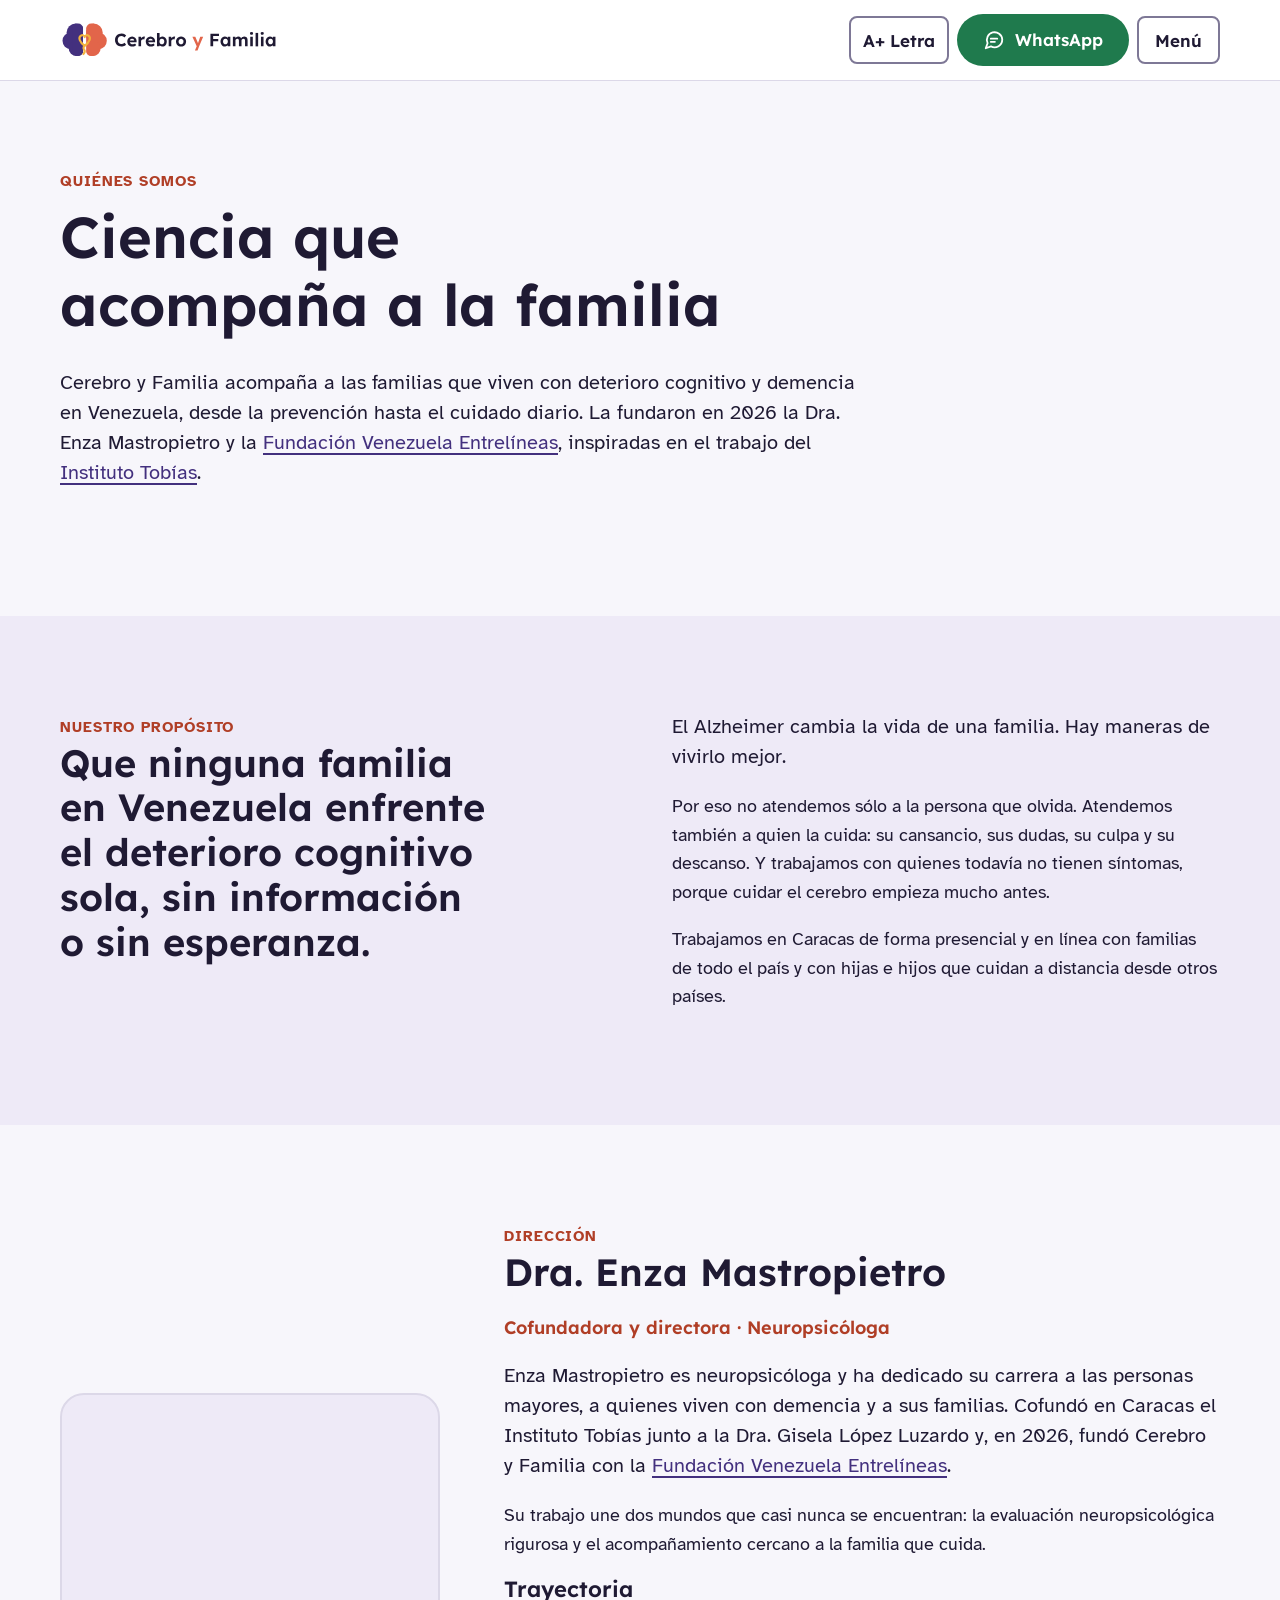
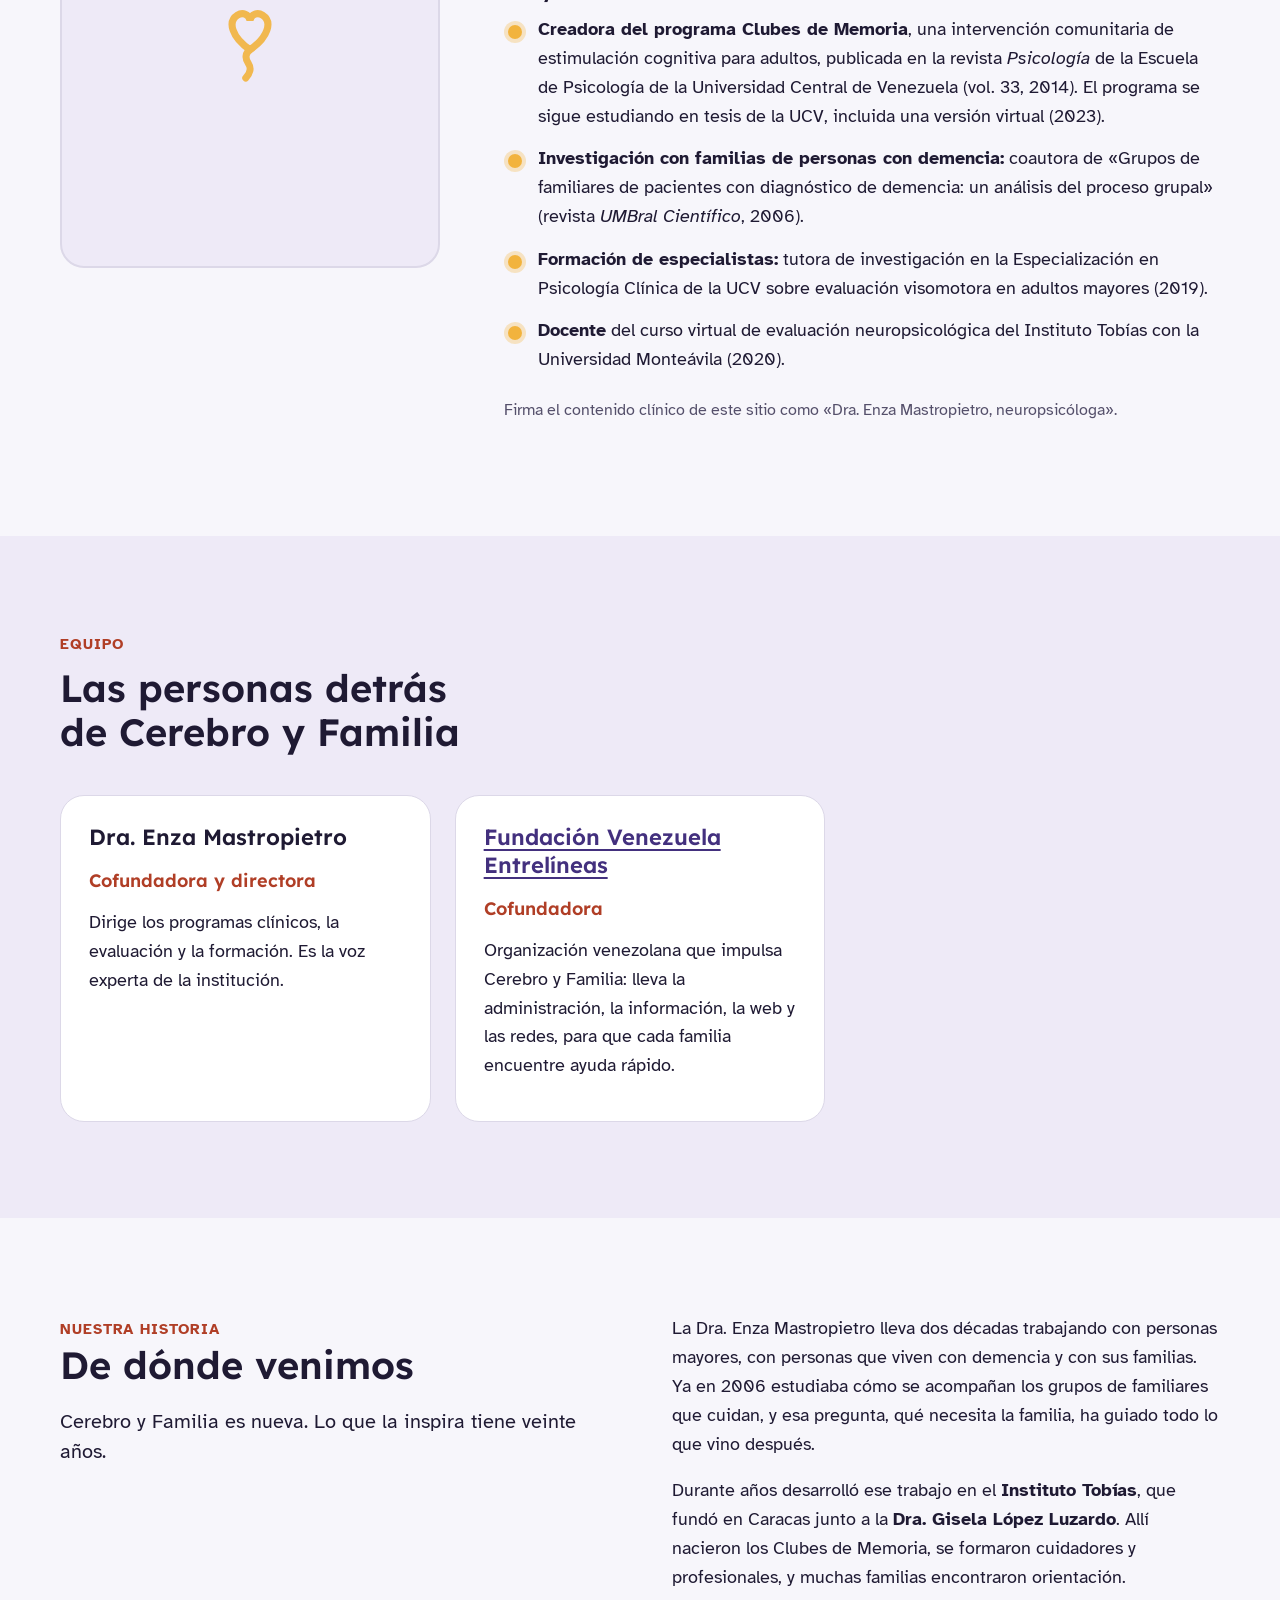
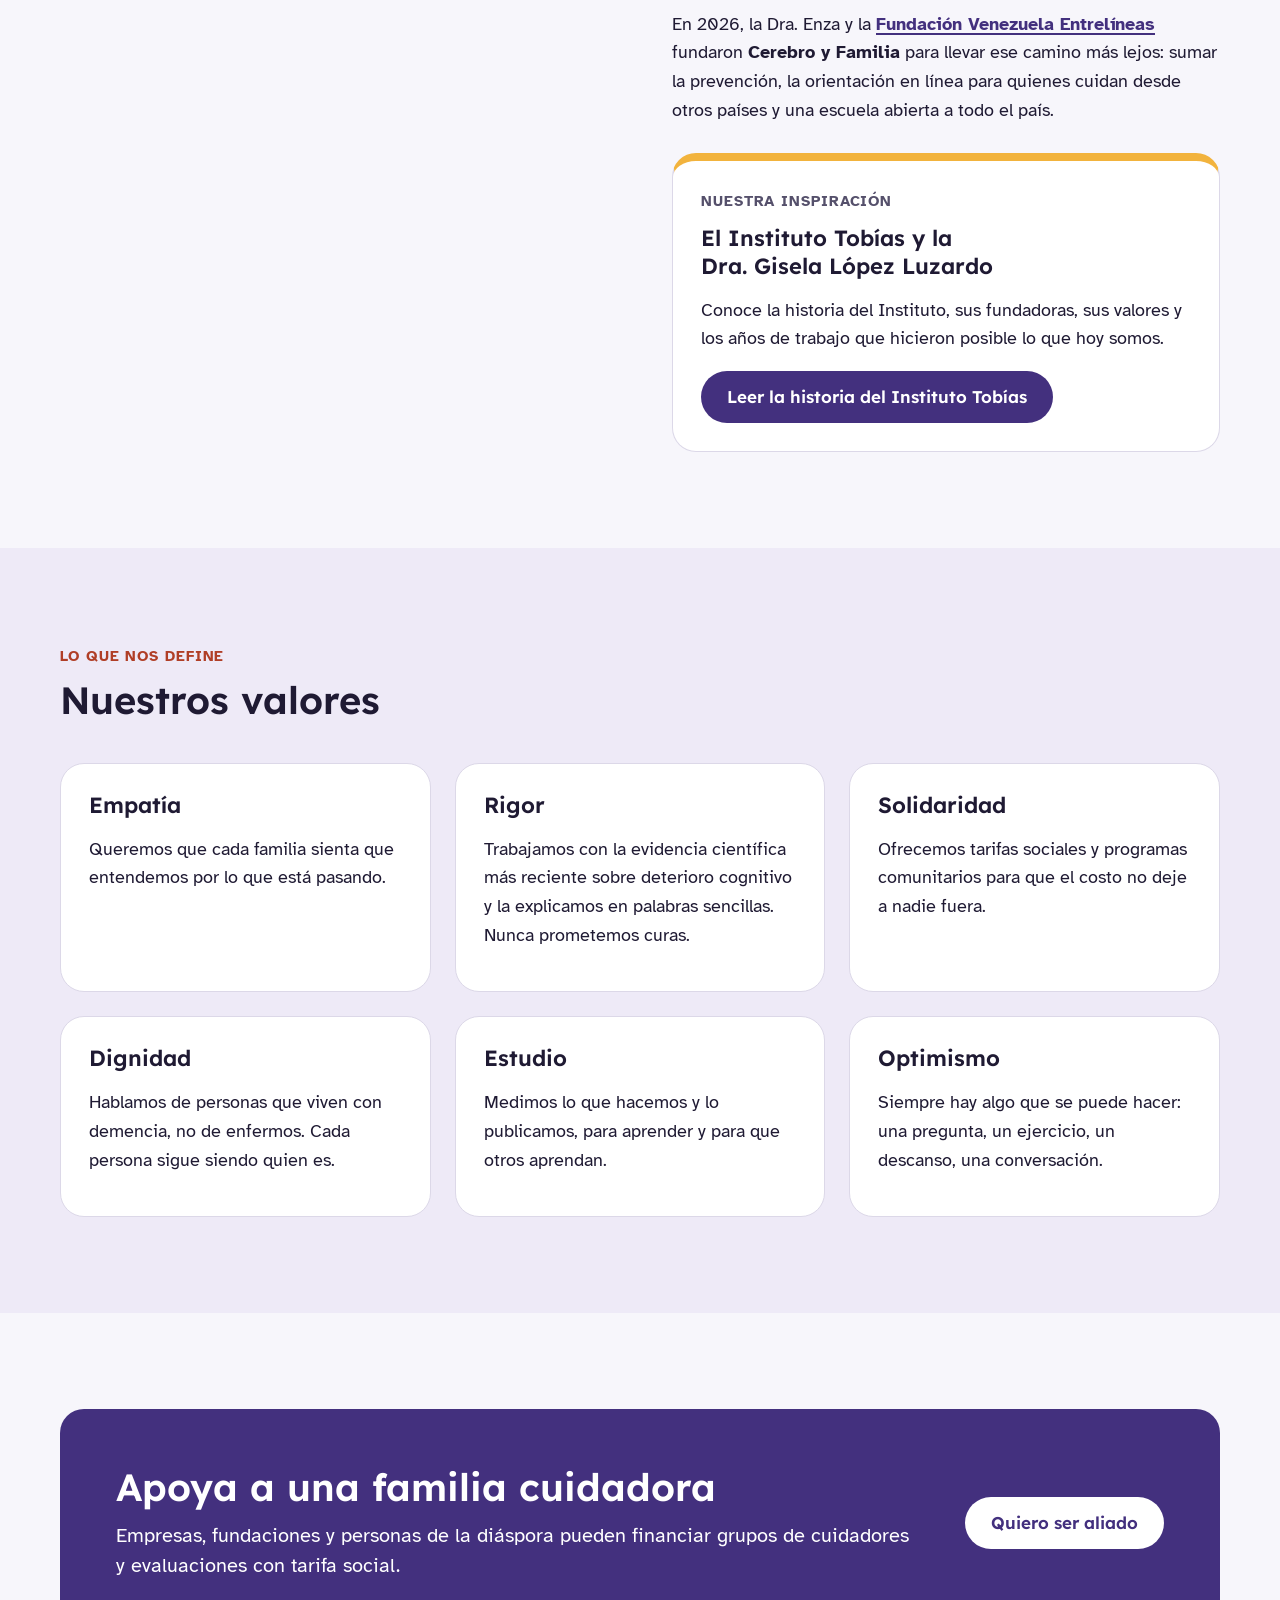
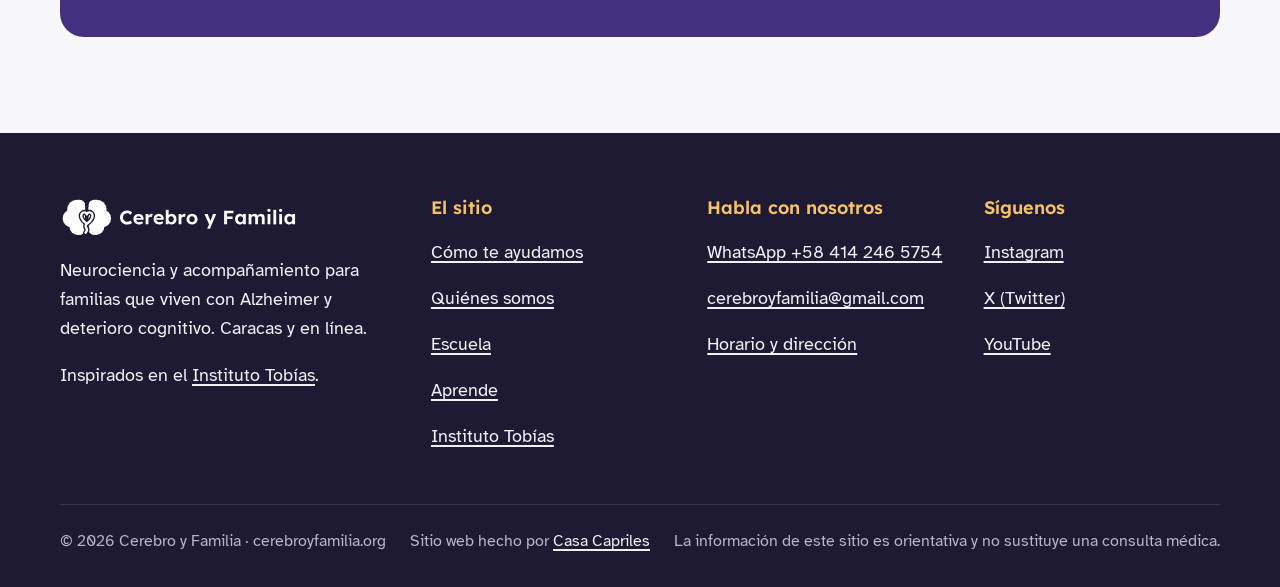
<file: quienes-somos.html>
<!doctype html>
<html lang="es-VE">
<head>
<meta charset="utf-8">
<meta name="viewport" content="width=device-width, initial-scale=1">
<title>Quiénes somos · Cerebro y Familia</title>
<meta name="description" content="Cerebro y Familia fue fundada por la Dra. Enza Mastropietro y la Fundación Venezuela Entrelíneas, inspiradas en el Instituto Tobías. Conoce nuestra historia, propósito y valores.">
<meta name="theme-color" content="#43307E">
<meta property="og:title" content="Quiénes somos · Cerebro y Familia">
<meta property="og:description" content="Cerebro y Familia fue fundada por la Dra. Enza Mastropietro y la Fundación Venezuela Entrelíneas, inspiradas en el Instituto Tobías. Conoce nuestra historia, propósito y valores.">
<meta property="og:type" content="website">
<meta property="og:locale" content="es_VE">
<meta property="og:url" content="https://cerebroyfamilia.org/quienes-somos.html">
<meta property="og:image" content="https://cerebroyfamilia.org/assets/logos/cyf-avatar-violeta.png">
<link rel="canonical" href="https://cerebroyfamilia.org/quienes-somos.html">
<link rel="icon" href="assets/logos/cyf-simbolo-color.svg" type="image/svg+xml">
<link rel="preconnect" href="https://fonts.googleapis.com">
<link rel="preconnect" href="https://fonts.gstatic.com" crossorigin>
<link href="https://fonts.googleapis.com/css2?family=Atkinson+Hyperlegible:ital,wght@0,400;0,700;1,400&family=Lexend:wght@500;600;700&display=swap" rel="stylesheet">
<link rel="stylesheet" href="assets/estilos.css">

</head>
<body class="publicado">
<a class="saltar" href="#contenido">Saltar al contenido</a>

<header class="cabecera">
  <div class="contenedor cabecera__fila">
    <a class="logo" href="index.html" aria-label="Cerebro y Familia, ir al inicio">
      <picture>
        <source srcset="assets/logos/cyf-simbolo-color.svg" media="(max-width: 359px)">
        <source srcset="assets/logos/cyf-horizontal-negativo.svg" media="(prefers-color-scheme: dark)">
        <img src="assets/logos/cyf-horizontal-color.svg" alt="Cerebro y Familia" width="220" height="38">
      </picture>
    </a>
    <nav class="nav" id="menu-principal" aria-label="Menú principal">
      <a href="index.html">Inicio</a>
      <a href="como-ayudamos.html">Cómo te ayudamos</a>
      <a href="quienes-somos.html" aria-current="page">Quiénes somos</a>
      <a href="escuela.html">Escuela</a>
      <a href="aprende.html">Aprende</a>
      <a href="contacto.html">Contacto</a>
    </nav>
    <div class="herramientas">
      <button class="boton-letra" type="button" aria-pressed="false" title="Agrandar o achicar la letra de toda la página">A+ <span class="txt">Letra</span></button>
      <a class="boton boton--whatsapp" href="https://wa.me/584142465754" target="_blank" rel="noopener"><svg viewBox="0 0 24 24" fill="none" stroke="currentColor" stroke-width="2" stroke-linecap="round" stroke-linejoin="round" aria-hidden="true"><path d="M21 11.5a8.4 8.4 0 0 1-12.3 7.5L3 21l2-5.5A8.4 8.4 0 1 1 21 11.5Z"/><path d="M8.5 10.5h7M8.5 14h4.5"/></svg><span class="texto-corto">WhatsApp</span></a>
      <button class="boton-menu" type="button" aria-expanded="false" aria-controls="menu-principal">Menú</button>
    </div>
  </div>
</header>

<main id="contenido">
<section class="portada" aria-labelledby="titulo-qs">
  <div class="contenedor">
    <div class="intro" style="max-width:820px">
      <span class="etiqueta">Quiénes somos</span>
      <h1 id="titulo-qs">Ciencia que acompaña a la familia</h1>
      <p class="grande">Cerebro y Familia acompaña a las familias que viven con deterioro cognitivo y demencia en Venezuela, desde la prevención hasta el cuidado diario. La fundaron en 2026 la Dra. Enza Mastropietro y la <a href="https://venezuelaentrelineas.com" target="_blank" rel="noopener">Fundación Venezuela Entrelíneas</a>, inspiradas en el trabajo del <a href="instituto-tobias.html">Instituto Tobías</a>.</p>
    </div>
  </div>
</section>

<section class="seccion seccion--tinte" aria-labelledby="titulo-proposito">
  <div class="contenedor dos-col">
    <div>
      <span class="etiqueta" style="color:var(--coral-texto)">Nuestro propósito</span>
      <h2 id="titulo-proposito">Que ninguna familia en Venezuela enfrente el deterioro cognitivo sola, sin información o sin esperanza.</h2>
    </div>
    <div>
      <p class="grande">El Alzheimer cambia la vida de una familia. Hay maneras de vivirlo mejor.</p>
      <p>Por eso no atendemos sólo a la persona que olvida. Atendemos también a quien la cuida: su cansancio, sus dudas, su culpa y su descanso. Y trabajamos con quienes todavía no tienen síntomas, porque cuidar el cerebro empieza mucho antes.</p>
      <p>Trabajamos en Caracas de forma presencial y en línea con familias de todo el país y con hijas e hijos que cuidan a distancia desde otros países.</p>
    </div>
  </div>
</section>

<section class="seccion" id="directora" aria-labelledby="titulo-dra">
  <div class="contenedor directora">
    <div class="retrato">
      <svg class="retrato__marco" viewBox="0 4 120 92" aria-hidden="true"><path d="M60 64 C47 55 44 44 51 39.5 C55 37 59 39 60 43 C61 39 65 37 69 39.5 C76 44 73 55 60 64 C57 66 56 70 59 74 C61 77 60 81 57 84" fill="none" stroke="#F2B33D" stroke-width="5" stroke-linecap="round"/></svg>
      <p class="pendiente">Foto profesional de la Dra. Enza Mastropietro (vertical 4:5).</p>
    </div>
    <div>
      <span class="etiqueta" style="color:var(--coral-texto)">Dirección</span>
      <h2 id="titulo-dra">Dra. Enza Mastropietro</h2>
      <p class="cargo">Cofundadora y directora · Neuropsicóloga</p>
      <p class="grande">Enza Mastropietro es neuropsicóloga y ha dedicado su carrera a las personas mayores, a quienes viven con demencia y a sus familias. Cofundó en Caracas el Instituto Tobías junto a la Dra. Gisela López Luzardo y, en 2026, fundó Cerebro y Familia con la <a href="https://venezuelaentrelineas.com" target="_blank" rel="noopener">Fundación Venezuela Entrelíneas</a>.</p>
      <p>Su trabajo une dos mundos que casi nunca se encuentran: la evaluación neuropsicológica rigurosa y el acompañamiento cercano a la familia que cuida.</p>
      <h3>Trayectoria</h3>
      <ul class="lista-hitos">
        <li><strong>Creadora del programa Clubes de Memoria</strong>, una intervención comunitaria de estimulación cognitiva para adultos, publicada en la revista <em>Psicología</em> de la Escuela de Psicología de la Universidad Central de Venezuela (vol. 33, 2014). El programa se sigue estudiando en tesis de la UCV, incluida una versión virtual (2023).</li>
        <li><strong>Investigación con familias de personas con demencia:</strong> coautora de «Grupos de familiares de pacientes con diagnóstico de demencia: un análisis del proceso grupal» (revista <em>UMBral Científico</em>, 2006).</li>
        <li><strong>Formación de especialistas:</strong> tutora de investigación en la Especialización en Psicología Clínica de la UCV sobre evaluación visomotora en adultos mayores (2019).</li>
        <li><strong>Docente</strong> del curso virtual de evaluación neuropsicológica del Instituto Tobías con la Universidad Monteávila (2020).</li>
        <li class="pendiente">Formación académica (títulos, universidades y años), años de experiencia, otros cargos, docencia actual, membresías y reconocimientos.</li>
      </ul>
      <p class="nota">Firma el contenido clínico de este sitio como «Dra. Enza Mastropietro, neuropsicóloga».</p>
    </div>
  </div>
</section>

<section class="seccion seccion--tinte" aria-labelledby="titulo-equipo">
  <div class="contenedor">
    <div class="intro">
      <span class="etiqueta">Equipo</span>
      <h2 id="titulo-equipo">Las personas detrás de Cerebro y Familia</h2>
    </div>
    <div class="rejilla rejilla--3">
      <article class="tarjeta">
        <h3>Dra. Enza Mastropietro</h3>
        <p class="cargo" style="margin-bottom:8px">Cofundadora y directora</p>
        <p>Dirige los programas clínicos, la evaluación y la formación. Es la voz experta de la institución.</p>
      </article>
      <article class="tarjeta">
        <h3><a href="https://venezuelaentrelineas.com" target="_blank" rel="noopener">Fundación Venezuela Entrelíneas</a></h3>
        <p class="cargo" style="margin-bottom:8px">Cofundadora</p>
        <p>Organización venezolana que impulsa Cerebro y Familia: lleva la administración, la información, la web y las redes, para que cada familia encuentre ayuda rápido.</p>
      </article>
      <article class="tarjeta solo-vista-previa">
        <h3 class="pendiente">Profesionales del equipo</h3>
        <p>Psicólogas, neuropsicólogas, psiquiatra y facilitadores de grupos. Agregar nombre, profesión y una línea de cada uno.</p>
      </article>
    </div>
  </div>
</section>

<section class="seccion" aria-labelledby="titulo-historia">
  <div class="contenedor dos-col">
    <div>
      <span class="etiqueta" style="color:var(--coral-texto)">Nuestra historia</span>
      <h2 id="titulo-historia">De dónde venimos</h2>
      <p class="grande">Cerebro y Familia es nueva. Lo que la inspira tiene veinte años.</p>
    </div>
    <div>
      <p>La Dra. Enza Mastropietro lleva dos décadas trabajando con personas mayores, con personas que viven con demencia y con sus familias. Ya en 2006 estudiaba cómo se acompañan los grupos de familiares que cuidan, y esa pregunta, qué necesita la familia, ha guiado todo lo que vino después.</p>
      <p>Durante años desarrolló ese trabajo en el <strong>Instituto Tobías</strong>, que fundó en Caracas junto a la <strong>Dra. Gisela López Luzardo</strong>. Allí nacieron los Clubes de Memoria, se formaron cuidadores y profesionales, y muchas familias encontraron orientación.</p>
      <p>En 2026, la Dra. Enza y la <strong><a href="https://venezuelaentrelineas.com" target="_blank" rel="noopener">Fundación Venezuela Entrelíneas</a></strong> fundaron <strong>Cerebro y Familia</strong> para llevar ese camino más lejos: sumar la prevención, la orientación en línea para quienes cuidan desde otros países y una escuela abierta a todo el país.</p>
      <div class="tarjeta linea linea--escuela" style="margin-top:28px">
        <span class="etiqueta">Nuestra inspiración</span>
        <h3 style="margin-top:8px">El Instituto Tobías y la Dra. Gisela López Luzardo</h3>
        <p>Conoce la historia del Instituto, sus fundadoras, sus valores y los años de trabajo que hicieron posible lo que hoy somos.</p>
        <a class="boton boton--principal" href="instituto-tobias.html">Leer la historia del Instituto Tobías</a>
      </div>
    </div>
  </div>
</section>

<section class="seccion seccion--tinte" aria-labelledby="titulo-valores">
  <div class="contenedor">
    <div class="intro">
      <span class="etiqueta">Lo que nos define</span>
      <h2 id="titulo-valores">Nuestros valores</h2>
    </div>
    <div class="rejilla rejilla--3">
      <div class="tarjeta"><h3>Empatía</h3><p>Queremos que cada familia sienta que entendemos por lo que está pasando.</p></div>
      <div class="tarjeta"><h3>Rigor</h3><p>Trabajamos con la evidencia científica más reciente sobre deterioro cognitivo y la explicamos en palabras sencillas. Nunca prometemos curas.</p></div>
      <div class="tarjeta"><h3>Solidaridad</h3><p>Ofrecemos tarifas sociales y programas comunitarios para que el costo no deje a nadie fuera.</p></div>
      <div class="tarjeta"><h3>Dignidad</h3><p>Hablamos de personas que viven con demencia, no de enfermos. Cada persona sigue siendo quien es.</p></div>
      <div class="tarjeta"><h3>Estudio</h3><p>Medimos lo que hacemos y lo publicamos, para aprender y para que otros aprendan.</p></div>
      <div class="tarjeta"><h3>Optimismo</h3><p>Siempre hay algo que se puede hacer: una pregunta, un ejercicio, un descanso, una conversación.</p></div>
    </div>
  </div>
</section>

<section class="seccion" aria-labelledby="titulo-apoya">
  <div class="contenedor">
    <div class="banda seccion--violeta">
      <div>
        <h2 id="titulo-apoya">Apoya a una familia cuidadora</h2>
        <p class="grande">Empresas, fundaciones y personas de la diáspora pueden financiar grupos de cuidadores y evaluaciones con tarifa social.</p>
      </div>
      <a class="boton boton--claro" href="contacto.html">Quiero ser aliado</a>
    </div>
  </div>
</section>

</main>

<footer class="pie">
  <div class="contenedor">
    <div class="pie__rejilla">
      <div>
        <div class="pie__logo"><img src="assets/logos/cyf-horizontal-blanco.svg" alt="Cerebro y Familia" width="240" height="41"></div>
        <p>Neurociencia y acompañamiento para familias que viven con Alzheimer y deterioro cognitivo. Caracas y en línea.</p>
        <p>Inspirados en el <a href="instituto-tobias.html">Instituto Tobías</a>.</p>
      </div>
      <div>
        <h2>El sitio</h2>
        <ul>
          <li><a href="como-ayudamos.html">Cómo te ayudamos</a></li>
          <li><a href="quienes-somos.html">Quiénes somos</a></li>
          <li><a href="escuela.html">Escuela</a></li>
          <li><a href="aprende.html">Aprende</a></li>
          <li><a href="instituto-tobias.html">Instituto Tobías</a></li>
        </ul>
      </div>
      <div>
        <h2>Habla con nosotros</h2>
        <ul>
          <li><a href="https://wa.me/584142465754" target="_blank" rel="noopener">WhatsApp +58 414 246 5754</a></li>
          <li><a href="mailto:cerebroyfamilia@gmail.com">cerebroyfamilia@gmail.com</a></li>
          <li><a href="contacto.html">Horario y dirección</a></li>
        </ul>
      </div>
      <div>
        <h2>Síguenos</h2>
        <ul>
          <li><a href="https://www.instagram.com/instituto.tobias/" target="_blank" rel="noopener">Instagram</a></li>
          <li><a href="https://x.com/TobiasInstituto" target="_blank" rel="noopener">X (Twitter)</a></li>
          <li><a href="https://www.youtube.com/results?search_query=Instituto+Tob%C3%ADas" target="_blank" rel="noopener">YouTube</a></li>
        </ul>
      </div>
    </div>
    <div class="pie__base">
      <p>© 2026 Cerebro y Familia · cerebroyfamilia.org</p>
      <p>Sitio web hecho por <a href="https://casacapriles.com" target="_blank" rel="noopener">Casa Capriles</a></p>
      <p>La información de este sitio es orientativa y no sustituye una consulta médica.</p>
    </div>
  </div>
</footer>
<script src="assets/sitio.js" defer></script>
</body>
</html>
</file>
<file: assets/estilos.css>
/* Cerebro y Familia · hoja de estilos del sitio
   Tokens tomados del Manual de identidad v1 (noviembre 2026). */

:root {
  --fondo: #F7F6FB;
  --fondo-elevado: #FFFFFF;
  --fondo-tinte: #EEEAF7;
  --tinta: #1F1A33;
  --tinta-suave: #55506B;
  --linea: #DCD8E8;
  --borde-control: #7E7896;
  --violeta: #43307E;
  --sobre-violeta: #FFFFFF;
  --coral: #E2654A;
  --coral-texto: #B03E26;
  --sobre-coral: #1F1A33;
  --ambar: #F2B33D;
  --sobre-ambar: #1F1A33;
  --salvia: #4F7F5E;
  --sobre-salvia: #FFFFFF;
  --foco: #43307E;
  --exito: #2F6B45;
  --alerta: #9A5B00;
  --whatsapp: #1F7A4D;

  --titulos: "Lexend", Verdana, sans-serif;
  --texto: "Atkinson Hyperlegible", Verdana, sans-serif;

  --radio-s: 8px;
  --radio-m: 14px;
  --radio-l: 24px;
  --ancho: 1160px;
  --lectura: 68ch;
  color-scheme: light;
}

@media (prefers-color-scheme: dark) {
  :root:not([data-theme="light"]) {
    --fondo: #17131F;
    --fondo-elevado: #221C2E;
    --fondo-tinte: #2A2240;
    --tinta: #F3F0FA;
    --tinta-suave: #B9B3CC;
    --linea: #3A3348;
    --borde-control: #8D86A6;
    --violeta: #B7A6F0;
    --sobre-violeta: #17131F;
    --coral: #F08A70;
    --coral-texto: #F29A82;
    --sobre-coral: #17131F;
    --ambar: #F5C266;
    --sobre-ambar: #17131F;
    --salvia: #8FC29E;
    --sobre-salvia: #17131F;
    --foco: #F5C266;
    --exito: #8FC29E;
    --alerta: #F5C266;
    --whatsapp: #7FD3A6;
    color-scheme: dark;
  }
}
:root[data-theme="dark"] {
  --fondo: #17131F; --fondo-elevado: #221C2E; --fondo-tinte: #2A2240;
  --tinta: #F3F0FA; --tinta-suave: #B9B3CC; --linea: #3A3348; --borde-control: #8D86A6;
  --violeta: #B7A6F0; --sobre-violeta: #17131F; --coral: #F08A70; --coral-texto: #F29A82;
  --sobre-coral: #17131F; --ambar: #F5C266; --sobre-ambar: #17131F; --salvia: #8FC29E;
  --sobre-salvia: #17131F; --foco: #F5C266; --exito: #8FC29E; --alerta: #F5C266; --whatsapp: #7FD3A6;
  color-scheme: dark;
}

/* Tamaño de letra ajustable por la persona (botón «Letra más grande») */
html { font-size: 100%; -webkit-text-size-adjust: 100%; scroll-behavior: smooth; }
html.letra-grande { font-size: 118.75%; }
@media (prefers-reduced-motion: reduce) { html { scroll-behavior: auto; } * { transition: none !important; } }

*, *::before, *::after { box-sizing: border-box; }
body {
  margin: 0;
  background: var(--fondo);
  color: var(--tinta);
  font-family: var(--texto);
  font-size: 1.125rem;      /* 18px: cuerpo */
  line-height: 1.6;
}
img, svg { max-width: 100%; height: auto; display: block; }

h1, h2, h3, h4 { font-family: var(--titulos); font-weight: 600; line-height: 1.18; margin: 0 0 .5em; text-wrap: balance; }
h1 { font-size: clamp(2.2rem, 5vw, 3.25rem); }
h2 { font-size: clamp(1.75rem, 3.4vw, 2.375rem); }
h3 { font-size: 1.375rem; line-height: 1.27; }
p { margin: 0 0 1em; max-width: var(--lectura); }
.grande { font-size: 1.25rem; line-height: 1.5; }
.nota { font-size: 1rem; color: var(--tinta-suave); }
.etiqueta { font-size: .9375rem; font-weight: 700; letter-spacing: .06em; text-transform: uppercase; }

a { color: var(--violeta); text-underline-offset: .18em; text-decoration-thickness: 2px; }
a:hover { text-decoration-color: var(--ambar); }
:focus-visible { outline: 2px solid var(--foco); outline-offset: 2px; box-shadow: 0 0 0 4px var(--fondo); border-radius: 4px; }

.saltar { position: absolute; left: 16px; top: -100px; background: var(--violeta); color: var(--sobre-violeta); padding: 12px 18px; border-radius: var(--radio-s); z-index: 100; font-weight: 700; }
.saltar:focus { top: 12px; }

.contenedor { width: min(100% - 32px, var(--ancho)); margin-inline: auto; }
.seccion { padding-block: clamp(56px, 8vw, 96px); }
.seccion--tinte { background: var(--fondo-tinte); }
.seccion--violeta { background: var(--violeta); color: var(--sobre-violeta); }
.seccion--violeta a:not(.boton) { color: inherit; }
.intro { max-width: 720px; margin-bottom: 40px; }
.intro .etiqueta { color: var(--coral-texto); display: block; margin-bottom: 10px; }
.seccion--violeta .intro .etiqueta { color: var(--ambar); }

/* Botones: mínimo 48px de alto */
.boton {
  display: inline-flex; align-items: center; justify-content: center; gap: 10px;
  min-height: 52px; padding: 12px 24px; border-radius: 999px;
  font-family: var(--titulos); font-weight: 600; font-size: 1.0625rem; line-height: 1.2;
  text-decoration: none; border: 2px solid transparent; cursor: pointer;
}
.boton svg { width: 22px; height: 22px; flex: none; }
.boton--principal { background: var(--violeta); color: var(--sobre-violeta); }
.boton--principal:hover { filter: brightness(1.12); }
.boton--secundario { background: transparent; color: var(--violeta); border-color: var(--borde-control); }
.boton--secundario:hover { border-color: var(--violeta); }
.boton--whatsapp { background: var(--whatsapp); color: #fff; }
:root[data-theme="dark"] .boton--whatsapp { color: #17131F; }
@media (prefers-color-scheme: dark) { :root:not([data-theme="light"]) .boton--whatsapp { color: #17131F; } }
.boton--claro { background: var(--sobre-violeta); color: var(--violeta); }
.botones { display: flex; flex-wrap: wrap; gap: 14px; margin-top: 28px; }

/* Cabecera */
.cabecera { background: var(--fondo-elevado); border-bottom: 1px solid var(--linea); position: sticky; top: 0; z-index: 50; }
.cabecera__fila { display: flex; align-items: center; justify-content: space-between; gap: 16px; min-height: 80px; }
.logo { display: block; flex: none; }
.logo img { width: 220px; height: auto; }
.nav { display: flex; align-items: center; gap: 4px; }
.nav a { white-space: nowrap; display: inline-flex; align-items: center; min-height: 48px; padding: 8px 12px; border-radius: var(--radio-s); color: var(--tinta); text-decoration: none; font-weight: 700; }
.nav a:hover { background: var(--fondo-tinte); }
.nav a[aria-current="page"] { color: var(--violeta); box-shadow: inset 0 -3px 0 var(--ambar); border-radius: 0; }
.herramientas { display: flex; align-items: center; gap: 8px; }
.boton-letra { min-height: 48px; min-width: 48px; padding: 8px 12px; border-radius: var(--radio-s); background: transparent; color: var(--tinta); border: 2px solid var(--borde-control); font-family: var(--titulos); font-weight: 600; font-size: 1rem; cursor: pointer; }
.boton-letra[aria-pressed="true"] { background: var(--violeta); color: var(--sobre-violeta); border-color: var(--violeta); }
.boton-menu { display: none; }

@media (max-width: 1240px) {
  .boton-menu { display: inline-flex; min-height: 48px; padding: 8px 16px; gap: 8px; align-items: center; border-radius: var(--radio-s); border: 2px solid var(--borde-control); background: transparent; color: var(--tinta); font-family: var(--titulos); font-weight: 600; font-size: 1rem; cursor: pointer; }
  .nav { display: none; position: absolute; left: 0; right: 0; top: 100%; background: var(--fondo-elevado); border-bottom: 1px solid var(--linea); flex-direction: column; align-items: stretch; padding: 8px 16px 20px; }
  .nav.abierto { display: flex; }
  .nav a { font-size: 1.1875rem; padding: 12px 8px; border-bottom: 1px solid var(--linea); border-radius: 0; }
  .nav a[aria-current="page"] { box-shadow: inset 4px 0 0 var(--ambar); padding-left: 16px; }
  .cabecera .boton--whatsapp .texto-largo { display: none; }
}
@media (max-width: 560px) {
  .logo img { width: 168px; }
  .logo img { width: 150px; }
  .cabecera__fila { gap: 8px; }
  .herramientas { gap: 6px; }
  .cabecera .boton--whatsapp { padding: 10px 12px; min-width: 48px; }
  .cabecera .boton--whatsapp .texto-corto { position: absolute; width: 1px; height: 1px; overflow: hidden; clip: rect(0 0 0 0); white-space: nowrap; }
  .boton-menu { padding: 8px 12px; }
  .boton-letra .txt { display: none; }
}
.texto-corto { display: inline; }

/* Portada */
.portada { padding-block: clamp(48px, 7vw, 88px); }
.portada__rejilla { display: grid; grid-template-columns: 1.15fr .85fr; gap: clamp(32px, 5vw, 72px); align-items: center; }
.portada h1 { font-size: clamp(2.5rem, 6vw, 3.6rem); }
.portada h1 .hilo { background: linear-gradient(transparent 78%, color-mix(in srgb, var(--ambar) 60%, transparent) 78%); padding-inline: .05em; }
.portada__ilustracion { position: relative; }
@media (max-width: 860px) { .portada__rejilla { grid-template-columns: 1fr; } .portada__ilustracion { max-width: 420px; } }

/* Tarjetas */
.rejilla { display: grid; gap: 24px; }
.rejilla--2 { grid-template-columns: repeat(2, minmax(0, 1fr)); }
.rejilla--3 { grid-template-columns: repeat(3, minmax(0, 1fr)); }
.rejilla--4 { grid-template-columns: repeat(4, minmax(0, 1fr)); }
@media (max-width: 980px) { .rejilla--4, .rejilla--3 { grid-template-columns: repeat(2, minmax(0, 1fr)); } }
@media (max-width: 640px) { .rejilla--4, .rejilla--3, .rejilla--2 { grid-template-columns: 1fr; } }

.tarjeta { background: var(--fondo-elevado); border: 1px solid var(--linea); border-radius: var(--radio-l); padding: 28px; display: flex; flex-direction: column; gap: 4px; }
.tarjeta p { margin-bottom: .75em; }
.tarjeta .boton, .tarjeta .enlace-flecha { margin-top: auto; align-self: flex-start; }
.enlace-flecha { font-family: var(--titulos); font-weight: 600; display: inline-flex; align-items: center; gap: 8px; min-height: 48px; }
.icono { width: 56px; height: 56px; border-radius: 16px; display: grid; place-items: center; margin-bottom: 14px; }
.icono svg { width: 30px; height: 30px; }

.linea { border-top: 8px solid var(--c); }
.linea .etiqueta { color: var(--tinta-suave); }
.linea .icono { background: var(--c); color: var(--sc); }
.linea--sano { --c: var(--salvia); --sc: var(--sobre-salvia); }
.linea--diag { --c: var(--violeta); --sc: var(--sobre-violeta); }
.linea--acomp { --c: var(--coral); --sc: var(--sobre-coral); }
.linea--escuela { --c: var(--ambar); --sc: var(--sobre-ambar); }
.chip { display: inline-block; padding: 4px 12px; border-radius: 999px; background: var(--c); color: var(--sc); font-size: .9375rem; font-weight: 700; letter-spacing: .04em; text-transform: uppercase; }

/* Puertas de entrada */
.puerta { text-decoration: none; color: var(--tinta); border: 2px solid var(--linea); transition: border-color .15s, transform .15s; }
.puerta:hover { border-color: var(--violeta); transform: translateY(-2px); }
.puerta h3 { color: var(--violeta); }

/* Bloque de la directora */
.directora { display: grid; grid-template-columns: 380px 1fr; gap: clamp(32px, 5vw, 64px); align-items: center; }
@media (max-width: 860px) { .directora { grid-template-columns: 1fr; } }
.retrato { aspect-ratio: 4 / 5; border-radius: var(--radio-l); background: var(--fondo-tinte); position: relative; overflow: hidden; display: grid; place-items: center; text-align: center; padding: 24px; border: 2px dashed var(--borde-control); }
.retrato__marco { position: absolute; inset: auto -40px -40px auto; width: 180px; opacity: .9; }
.retrato p { position: relative; color: var(--tinta-suave); font-size: 1rem; margin: 0 auto; }
.cargo { font-family: var(--titulos); color: var(--coral-texto); font-weight: 600; font-size: 1.125rem; margin-bottom: 18px; }
.cita { font-family: var(--titulos); font-size: clamp(1.3rem, 2.4vw, 1.6rem); line-height: 1.4; font-weight: 500; border-left: 6px solid var(--ambar); padding-left: 22px; margin: 28px 0; max-width: 34ch; }
.lista-hitos { list-style: none; padding: 0; margin: 0 0 24px; display: grid; gap: 14px; max-width: var(--lectura); }
.lista-hitos li { padding-left: 34px; position: relative; }
.lista-hitos li::before { content: ""; position: absolute; left: 4px; top: .55em; width: 14px; height: 14px; border-radius: 50%; background: var(--ambar); box-shadow: 0 0 0 4px color-mix(in srgb, var(--ambar) 30%, transparent); }

/* Banda de llamada a la acción */
.banda { border-radius: var(--radio-l); padding: clamp(32px, 5vw, 56px); display: grid; grid-template-columns: 1fr auto; gap: 24px 48px; align-items: center; }
@media (max-width: 860px) { .banda { grid-template-columns: 1fr; } }
.banda h2 { margin-bottom: .3em; }
.banda p { margin: 0; }

/* Tablas comparativas */
.comparacion { width: 100%; border-collapse: separate; border-spacing: 0; background: var(--fondo-elevado); border: 1px solid var(--linea); border-radius: var(--radio-m); overflow: hidden; }
.comparacion caption { text-align: left; padding-bottom: 12px; color: var(--tinta-suave); font-size: 1rem; }
.comparacion th, .comparacion td { text-align: left; vertical-align: top; padding: 18px 20px; border-bottom: 1px solid var(--linea); }
.comparacion thead th { font-family: var(--titulos); background: var(--fondo-tinte); font-size: 1.125rem; }
.comparacion tr:last-child td { border-bottom: 0; }
.comparacion td:first-child { border-right: 1px solid var(--linea); }
@media (max-width: 640px) {
  .comparacion thead { display: none; }
  .comparacion tr { display: block; border-bottom: 1px solid var(--linea); }
  .comparacion td { display: block; border: 0 !important; padding: 14px 18px 4px; }
  .comparacion td:last-child { padding-bottom: 18px; }
  .comparacion td::before { content: attr(data-col); display: block; font-weight: 700; font-size: .9375rem; color: var(--tinta-suave); text-transform: uppercase; letter-spacing: .05em; }
}

/* Preguntas frecuentes */
.faq details { background: var(--fondo-elevado); border: 1px solid var(--linea); border-radius: var(--radio-m); margin-bottom: 12px; }
.faq summary { cursor: pointer; padding: 18px 56px 18px 22px; font-family: var(--titulos); font-weight: 600; font-size: 1.1875rem; list-style: none; position: relative; min-height: 48px; }
.faq summary::-webkit-details-marker { display: none; }
.faq summary::after { content: "+"; position: absolute; right: 22px; top: 50%; transform: translateY(-50%); font-size: 1.75rem; color: var(--violeta); }
.faq details[open] summary::after { content: "−"; }
.faq details > div { padding: 0 22px 8px; }

/* Programas (página Cómo te ayudamos) */
.programa { display: grid; grid-template-columns: 280px 1fr; gap: 32px; padding-block: 48px; border-top: 1px solid var(--linea); }
.programa:first-of-type { border-top: 0; }
@media (max-width: 860px) { .programa { grid-template-columns: 1fr; gap: 12px; } }
.programa__lado h2 { font-size: 1.75rem; margin-top: 12px; }
.items { display: grid; gap: 16px; }
.item { background: var(--fondo-elevado); border: 1px solid var(--linea); border-left: 6px solid var(--c); border-radius: var(--radio-m); padding: 22px 24px; }
.item h3 { margin-bottom: .3em; }
.item .datos { display: flex; flex-wrap: wrap; gap: 8px 20px; color: var(--tinta-suave); font-size: 1rem; margin-bottom: 0; }
.item .datos span::before { content: "• "; color: var(--c); font-weight: 700; }

/* Pasos */
.pasos { counter-reset: paso; list-style: none; padding: 0; margin: 0; display: grid; gap: 20px; }
.pasos li { counter-increment: paso; background: var(--fondo-elevado); border: 1px solid var(--linea); border-radius: var(--radio-m); padding: 22px 24px 22px 84px; position: relative; }
.pasos li::before { content: counter(paso); position: absolute; left: 22px; top: 20px; width: 44px; height: 44px; border-radius: 50%; background: var(--violeta); color: var(--sobre-violeta); font-family: var(--titulos); font-weight: 600; font-size: 1.25rem; display: grid; place-items: center; }
.pasos h3 { margin-bottom: .25em; }
.pasos p { margin: 0; }

/* Formulario */
.formulario { background: var(--fondo-elevado); border: 1px solid var(--linea); border-radius: var(--radio-l); padding: clamp(24px, 4vw, 40px); display: grid; gap: 22px; }
.campo { display: grid; gap: 8px; }
.campo label, .campo legend { font-weight: 700; font-size: 1.125rem; }
.campo .ayuda { font-size: 1rem; color: var(--tinta-suave); margin: 0; }
.campo input, .campo select, .campo textarea { font: inherit; color: var(--tinta); background: var(--fondo-elevado); border: 2px solid var(--borde-control); border-radius: var(--radio-s); padding: 12px 14px; min-height: 52px; width: 100%; }
.campo textarea { min-height: 140px; resize: vertical; }
fieldset.campo { border: 0; padding: 0; margin: 0; }
.opciones { display: grid; gap: 10px; }
.opcion { display: flex; align-items: flex-start; gap: 12px; padding: 12px 14px; border: 2px solid var(--linea); border-radius: var(--radio-s); cursor: pointer; font-weight: 400 !important; }
.opcion input { width: 24px; height: 24px; min-height: 0; margin: 2px 0 0; accent-color: var(--violeta); flex: none; }
.opcion:has(input:checked) { border-color: var(--violeta); background: var(--fondo-tinte); }
.error { color: var(--error, #B42318); font-weight: 700; }

/* Datos de contacto */
.dato { display: flex; gap: 16px; align-items: flex-start; padding: 18px 0; border-bottom: 1px solid var(--linea); }
.dato:last-child { border-bottom: 0; }
.dato svg { width: 28px; height: 28px; color: var(--violeta); flex: none; margin-top: 2px; }
.dato strong { display: block; font-family: var(--titulos); font-weight: 600; }
.dato p { margin: 0; }

/* Marcadores de contenido pendiente (sólo para la vista previa) */
.pendiente { background: color-mix(in srgb, var(--ambar) 22%, transparent); outline: 2px dashed var(--alerta); outline-offset: 2px; border-radius: 4px; padding: 0 4px; }
.pendiente::before { content: "Por completar · "; font-weight: 700; color: var(--alerta); font-size: .85em; }
div.pendiente, p.pendiente { padding: 12px 16px; display: block; }
.seccion--violeta .pendiente { background: var(--ambar); color: var(--sobre-ambar) !important; outline-color: var(--sobre-ambar); }
.seccion--violeta .pendiente::before { color: var(--sobre-ambar); }
.aviso-vista-previa { background: var(--ambar); color: var(--sobre-ambar); text-align: center; padding: 10px 16px; font-weight: 700; font-size: 1rem; }
.aviso-vista-previa a { color: inherit; }

/* Pie */
.pie { background: #1F1A33; color: #F3F0FA; padding-block: 64px 32px; margin-top: 0; }
.pie a { color: #F3F0FA; }
.pie__rejilla { display: grid; grid-template-columns: 1.4fr 1fr 1fr 1fr; gap: 40px; }
@media (max-width: 860px) { .pie__rejilla { grid-template-columns: 1fr 1fr; } }
@media (max-width: 560px) { .pie__rejilla { grid-template-columns: 1fr; } }
.pie h2 { font-size: 1.125rem; color: #F5C266; margin-bottom: 14px; }
.pie ul { list-style: none; margin: 0; padding: 0; display: grid; gap: 6px; }
.pie ul a { display: inline-flex; min-height: 40px; align-items: center; }
.pie__logo img { width: 240px; margin-bottom: 18px; }
.pie__base { border-top: 1px solid #3A3348; margin-top: 48px; padding-top: 24px; display: flex; flex-wrap: wrap; justify-content: space-between; gap: 12px; color: #B9B3CC; font-size: 1rem; }
.pie__base p { margin: 0; }
.pie :focus-visible { outline-color: #F5C266; box-shadow: 0 0 0 4px #1F1A33; }

/* Utilidades */
.centro { text-align: center; }
.centro p { margin-inline: auto; }
.mt-0 { margin-top: 0; }
.dos-col { display: grid; grid-template-columns: 1fr 1fr; gap: clamp(32px, 5vw, 64px); align-items: start; }
@media (max-width: 860px) { .dos-col { grid-template-columns: 1fr; } }
.cifra { font-family: var(--titulos); font-weight: 600; font-size: clamp(2.2rem, 4vw, 3rem); color: var(--violeta); line-height: 1; margin-bottom: 8px; }
.visualmente-oculto { position: absolute !important; width: 1px; height: 1px; overflow: hidden; clip: rect(0 0 0 0); white-space: nowrap; }
.fuente { font-size: .9375rem; color: var(--tinta-suave); }

/* Versión publicada: los datos pendientes no se muestran */
.publicado .pendiente { display: none !important; }
.publicado .cita:has(> .pendiente:only-child) { display: none; }
.publicado .retrato { border-style: solid; border-color: var(--linea); }
.publicado .retrato__marco { inset: 50% auto auto 50%; transform: translate(-50%, -50%); width: 45%; }
.publicado .solo-vista-previa { display: none !important; }

/* Línea de tiempo (página Instituto Tobías) */
.tiempo { list-style: none; margin: 0; padding: 0; position: relative; display: grid; gap: 28px; }
.tiempo::before { content: ""; position: absolute; left: 47px; top: 8px; bottom: 8px; width: 3px; background: var(--ambar); border-radius: 2px; }
.tiempo li { display: grid; grid-template-columns: 96px 1fr; gap: 24px; align-items: start; position: relative; }
.tiempo .anio { justify-self: center; position: relative; z-index: 1; background: var(--violeta); color: var(--sobre-violeta); font-family: var(--titulos); font-weight: 600; font-size: 1.0625rem; padding: 8px 12px; border-radius: 999px; min-width: 72px; text-align: center; }
.tiempo .anio.pendiente { background: var(--ambar); color: var(--sobre-ambar); outline: 2px dashed var(--alerta); }
.tiempo .anio.pendiente::before { content: ""; }
.publicado .tiempo .anio.pendiente { display: block !important; font-size: 0; min-height: 40px; }
.tiempo li > div { background: var(--fondo-elevado); border: 1px solid var(--linea); border-radius: var(--radio-m); padding: 18px 22px; }
.tiempo h3 { margin-bottom: .3em; }
.tiempo p { margin: 0; }
@media (max-width: 560px) {
  .tiempo::before { left: 35px; }
  .tiempo li { grid-template-columns: 72px 1fr; gap: 14px; }
  .tiempo .anio { min-width: 64px; padding: 6px 8px; font-size: 1rem; }
}
.publicado .tarjeta > .retrato:not(:has(img)) { display: none; }

/* Cuadernos (página Aprende) */
.libro { display: grid; grid-template-columns: 160px 1fr; gap: 24px; align-items: start; }
.libro__portada { display: block; border-radius: var(--radio-s); overflow: hidden; background: var(--fondo-tinte); aspect-ratio: 5 / 7; box-shadow: 0 6px 18px rgb(31 26 51 / .18); }
.libro__portada img { width: 100%; height: 100%; object-fit: cover; }
.datos-libro { font-size: 1rem; color: var(--tinta-suave); margin-bottom: 6px; }
.precio { font-family: var(--titulos); font-weight: 600; font-size: 1.5rem; color: var(--violeta); margin: 0; }
@media (max-width: 560px) { .libro { grid-template-columns: 1fr; } .libro__portada { max-width: 200px; } }

/* --- Ajustes anti desborde horizontal (nov 2026) --- */
body { overflow-wrap: break-word; overflow-x: clip; }
.rejilla > *, .dos-col > *, .portada__rejilla > *, .directora > *, .banda > *, .programa > *, .pie__rejilla > *, .libro > * { min-width: 0; }
/* La cabecera no crece con «A+ Letra», para que siempre quepa */
.cabecera .nav a { font-size: 18px; }
.cabecera .boton, .cabecera .boton-letra, .cabecera .boton-menu { font-size: 17px; }
.cabecera__fila > .logo { flex: 0 1 auto; min-width: 0; }
.herramientas { flex: none; }
@media (max-width: 1360px) {
  .boton-menu { display: inline-flex; min-height: 48px; padding: 8px 16px; gap: 8px; align-items: center; border-radius: var(--radio-s); border: 2px solid var(--borde-control); background: transparent; color: var(--tinta); font-family: var(--titulos); font-weight: 600; cursor: pointer; }
  .nav { display: none; position: absolute; left: 0; right: 0; top: 100%; background: var(--fondo-elevado); border-bottom: 1px solid var(--linea); flex-direction: column; align-items: stretch; padding: 8px 16px 20px; }
  .nav.abierto { display: flex; }
  .nav a { padding: 12px 8px; border-bottom: 1px solid var(--linea); border-radius: 0; }
  .nav a[aria-current="page"] { box-shadow: inset 4px 0 0 var(--ambar); padding-left: 16px; }
}
@media (max-width: 420px) {
  .logo img { width: 128px; }
  .cabecera__fila { gap: 6px; }
  .herramientas { gap: 4px; }
  .boton-letra { min-width: 46px; padding: 6px 8px; }
  .cabecera .boton--whatsapp { min-width: 46px; padding: 10px; }
  .boton-menu { padding: 8px 10px; }
}
@media (max-width: 359px) {
  .logo img { width: 44px; }
}
.dato > div { min-width: 0; }
</file>
